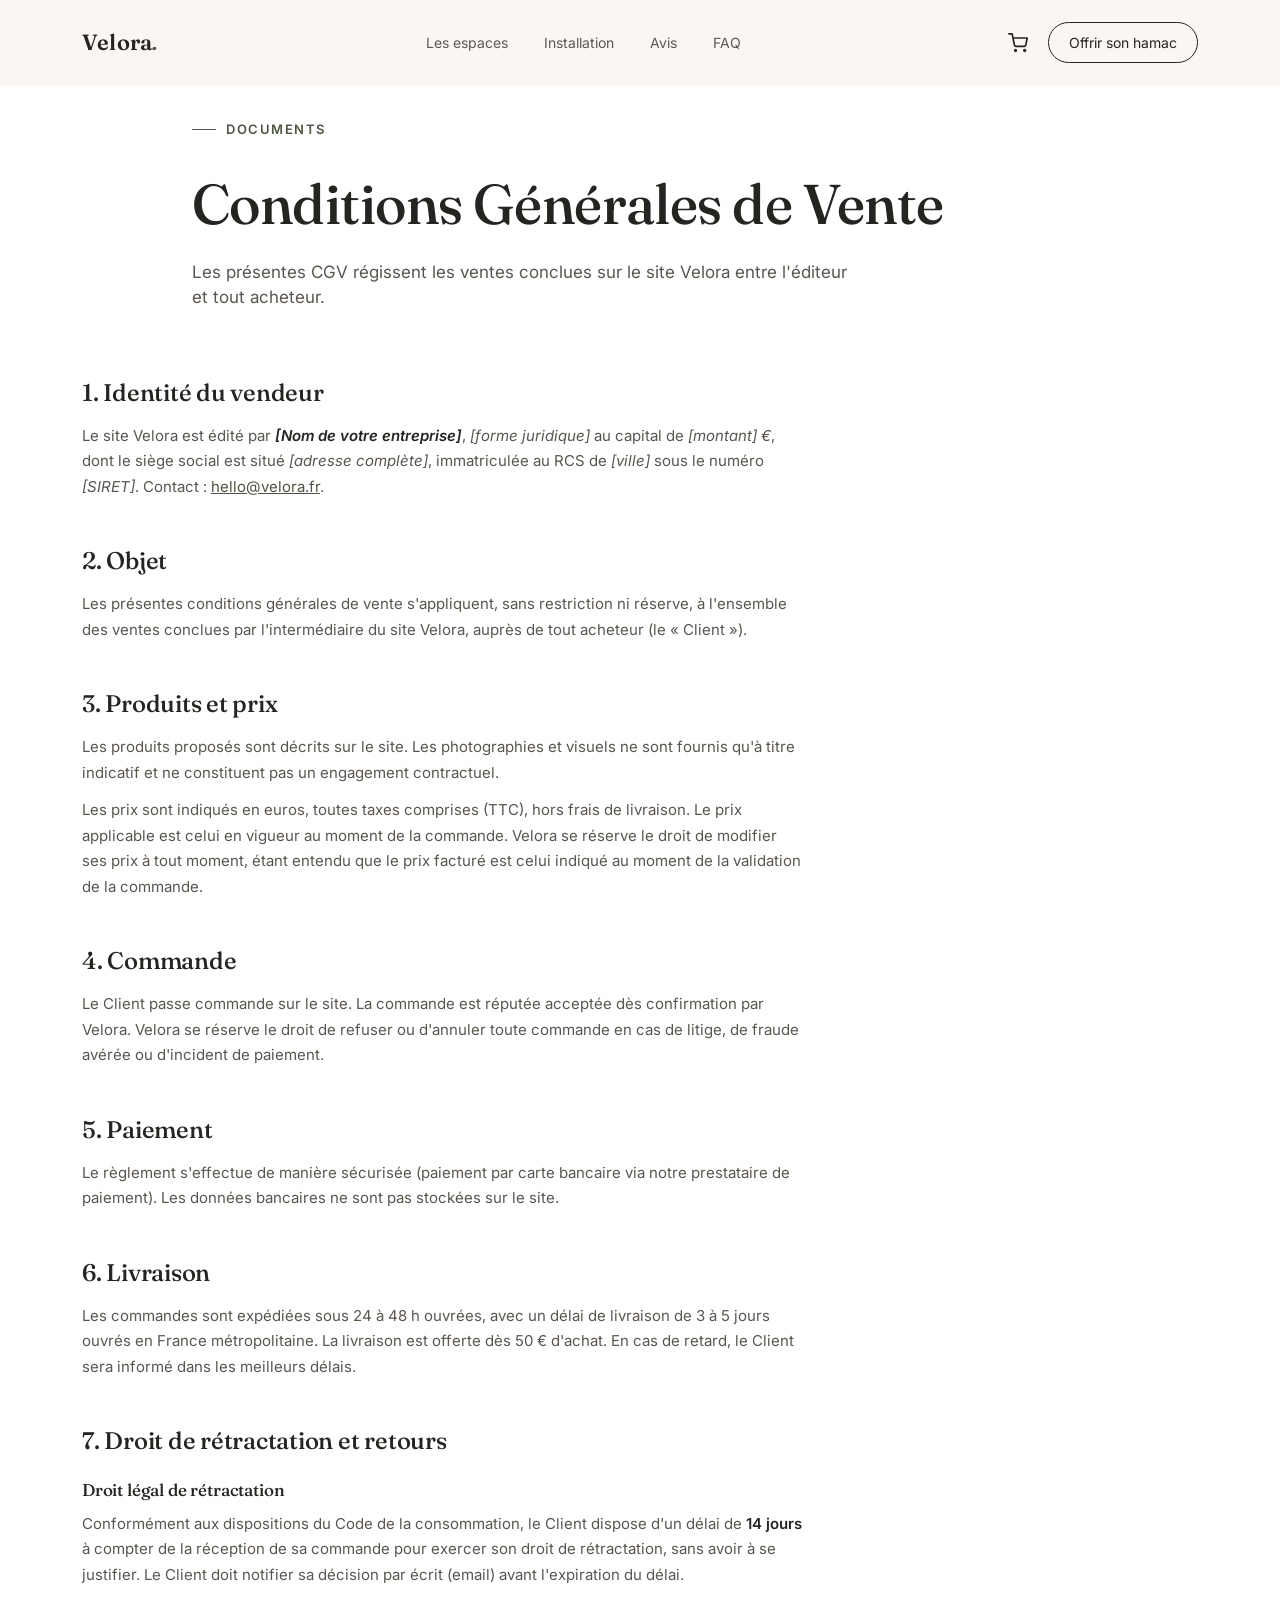
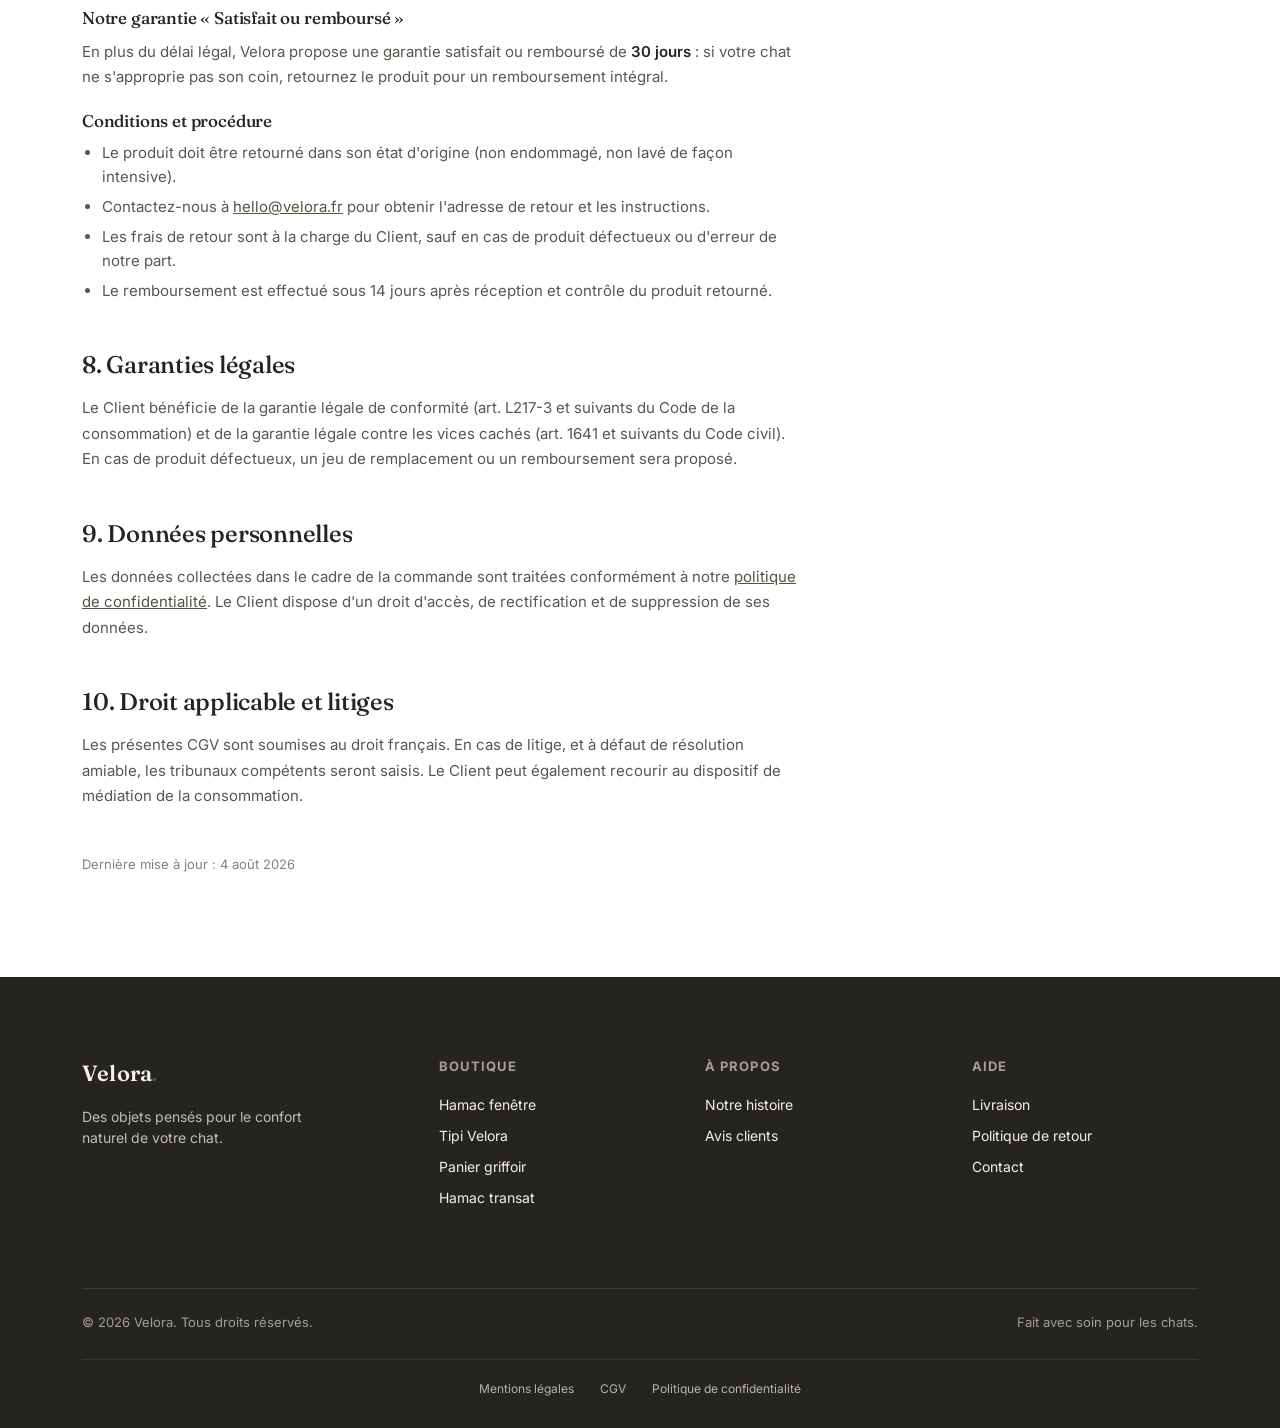
<file: cgv.html>
<!DOCTYPE html>
<html lang="fr">
<head>
<meta charset="UTF-8">
<meta name="viewport" content="width=device-width, initial-scale=1.0">
<script src="assets/js/head.js"></script>
<title>Conditions Générales de Vente — Velora</title>
<meta name="description" content="Conditions Générales de Vente de Velora : commandes, prix, livraison, droit de rétractation et garanties.">
<link rel="icon" type="image/svg+xml" href="assets/images/favicon.svg">
<link rel="preconnect" href="https://fonts.googleapis.com">
<link href="https://fonts.googleapis.com/css2?family=Fraunces:ital,opsz,wght@0,9..144,300;0,9..144,500;0,9..144,600;1,9..144,400;1,9..144,500&family=Inter:wght@400;500;600&display=swap" rel="stylesheet">
<link rel="stylesheet" href="assets/css/style.css">
</head>
<body>
<div id="cursorTrail"></div>

<nav id="nav">
  <div class="wrap">
    <a href="index.html" class="logo">Velora<span>.</span></a>
    <div class="nav-links nav-mobile-hide">
      <a href="index.html#espaces">Les espaces</a>
      <a href="index.html#comment">Installation</a>
      <a href="index.html#avis">Avis</a>
      <a href="index.html#faq">FAQ</a>
    </div>
    <div class="nav-actions">
      <a href="panier.html" class="nav-cart" aria-label="Panier">
        <svg width="20" height="20" viewBox="0 0 24 24" fill="none" stroke="currentColor" stroke-width="2" stroke-linecap="round" stroke-linejoin="round"><circle cx="9" cy="21" r="1"/><circle cx="20" cy="21" r="1"/><path d="M1 1h4l2.68 13.39a2 2 0 0 0 2 1.61h9.72a2 2 0 0 0 2-1.61L23 6H6"/></svg>
        <span id="cartBadge" class="cart-badge">0</span>
      </a>
      <a href="produit.html?id=hamac" class="nav-cta">Offrir son hamac</a>
    </div>
  </div>
  <div id="progressBar"></div>
</nav>

<section class="page-hero">
  <div class="wrap">
    <div class="eyebrow">Documents</div>
    <h1>Conditions Générales de Vente</h1>
    <p>Les présentes CGV régissent les ventes conclues sur le site Velora entre l'éditeur et tout acheteur.</p>
  </div>
</section>

<section class="legal-section">
  <div class="wrap">
    <div class="legal-prose">

      <div class="legal-block">
        <h2>1. Identité du vendeur</h2>
        <p>Le site Velora est édité par <strong><em>[Nom de votre entreprise]</em></strong>, <em>[forme juridique]</em> au capital de <em>[montant] €</em>, dont le siège social est situé <em>[adresse complète]</em>, immatriculée au RCS de <em>[ville]</em> sous le numéro <em>[SIRET]</em>. Contact : <a href="mailto:hello@velora.fr">hello@velora.fr</a>.</p>
      </div>

      <div class="legal-block">
        <h2>2. Objet</h2>
        <p>Les présentes conditions générales de vente s'appliquent, sans restriction ni réserve, à l'ensemble des ventes conclues par l'intermédiaire du site Velora, auprès de tout acheteur (le « Client »).</p>
      </div>

      <div class="legal-block">
        <h2>3. Produits et prix</h2>
        <p>Les produits proposés sont décrits sur le site. Les photographies et visuels ne sont fournis qu'à titre indicatif et ne constituent pas un engagement contractuel.</p>
        <p>Les prix sont indiqués en euros, toutes taxes comprises (TTC), hors frais de livraison. Le prix applicable est celui en vigueur au moment de la commande. Velora se réserve le droit de modifier ses prix à tout moment, étant entendu que le prix facturé est celui indiqué au moment de la validation de la commande.</p>
      </div>

      <div class="legal-block">
        <h2>4. Commande</h2>
        <p>Le Client passe commande sur le site. La commande est réputée acceptée dès confirmation par Velora. Velora se réserve le droit de refuser ou d'annuler toute commande en cas de litige, de fraude avérée ou d'incident de paiement.</p>
      </div>

      <div class="legal-block">
        <h2>5. Paiement</h2>
        <p>Le règlement s'effectue de manière sécurisée (paiement par carte bancaire via notre prestataire de paiement). Les données bancaires ne sont pas stockées sur le site.</p>
      </div>

      <div class="legal-block">
        <h2>6. Livraison</h2>
        <p>Les commandes sont expédiées sous 24 à 48 h ouvrées, avec un délai de livraison de 3 à 5 jours ouvrés en France métropolitaine. La livraison est offerte dès 50 € d'achat. En cas de retard, le Client sera informé dans les meilleurs délais.</p>
      </div>

      <div class="legal-block" id="retours">
        <h2>7. Droit de rétractation et retours</h2>
        <h3>Droit légal de rétractation</h3>
        <p>Conformément aux dispositions du Code de la consommation, le Client dispose d'un délai de <strong>14 jours</strong> à compter de la réception de sa commande pour exercer son droit de rétractation, sans avoir à se justifier. Le Client doit notifier sa décision par écrit (email) avant l'expiration du délai.</p>
        <h3>Notre garantie « Satisfait ou remboursé »</h3>
        <p>En plus du délai légal, Velora propose une garantie satisfait ou remboursé de <strong>30 jours</strong> : si votre chat ne s'approprie pas son coin, retournez le produit pour un remboursement intégral.</p>
        <h3>Conditions et procédure</h3>
        <ul>
          <li>Le produit doit être retourné dans son état d'origine (non endommagé, non lavé de façon intensive).</li>
          <li>Contactez-nous à <a href="mailto:hello@velora.fr">hello@velora.fr</a> pour obtenir l'adresse de retour et les instructions.</li>
          <li>Les frais de retour sont à la charge du Client, sauf en cas de produit défectueux ou d'erreur de notre part.</li>
          <li>Le remboursement est effectué sous 14 jours après réception et contrôle du produit retourné.</li>
        </ul>
      </div>

      <div class="legal-block">
        <h2>8. Garanties légales</h2>
        <p>Le Client bénéficie de la garantie légale de conformité (art. L217-3 et suivants du Code de la consommation) et de la garantie légale contre les vices cachés (art. 1641 et suivants du Code civil). En cas de produit défectueux, un jeu de remplacement ou un remboursement sera proposé.</p>
      </div>

      <div class="legal-block">
        <h2>9. Données personnelles</h2>
        <p>Les données collectées dans le cadre de la commande sont traitées conformément à notre <a href="confidentialite.html">politique de confidentialité</a>. Le Client dispose d'un droit d'accès, de rectification et de suppression de ses données.</p>
      </div>

      <div class="legal-block">
        <h2>10. Droit applicable et litiges</h2>
        <p>Les présentes CGV sont soumises au droit français. En cas de litige, et à défaut de résolution amiable, les tribunaux compétents seront saisis. Le Client peut également recourir au dispositif de médiation de la consommation.</p>
      </div>

      <p class="legal-date">Dernière mise à jour : 4 août 2026</p>

    </div>
  </div>
</section>

<footer>
  <div class="wrap">
    <div class="footer-top">
      <div class="footer-brand">
        <a href="index.html" class="logo">Velora<span>.</span></a>
        <p>Des objets pensés pour le confort naturel de votre chat.</p>
      </div>
      <div>
        <h4>Boutique</h4>
        <ul>
          <li><a href="produit.html?id=hamac">Hamac fenêtre</a></li>
          <li><a href="produit.html?id=panier">Tipi Velora</a></li>
          <li><a href="produit.html?id=griffoir">Panier griffoir</a></li>
          <li><a href="produit.html?id=transat">Hamac transat</a></li>
        </ul>
      </div>
      <div>
        <h4>À propos</h4>
        <ul>
          <li><a href="notre-histoire.html">Notre histoire</a></li>
          <li><a href="index.html#avis">Avis clients</a></li>
        </ul>
      </div>
      <div>
        <h4>Aide</h4>
        <ul>
          <li><a href="index.html#faq">Livraison</a></li>
          <li><a href="cgv.html#retours">Politique de retour</a></li>
          <li><a href="mailto:hello@velora.fr">Contact</a></li>
        </ul>
      </div>
    </div>
    <div class="footer-bottom">
      <div>© 2026 Velora. Tous droits réservés.</div>
      <div>Fait avec soin pour les chats.</div>
    </div>
    <div class="footer-legal">
      <a href="mentions-legales.html">Mentions légales</a>
      <a href="cgv.html">CGV</a>
      <a href="confidentialite.html">Politique de confidentialité</a>
    </div>
  </div>
</footer>

<script src="assets/js/produits.js"></script>
<script src="assets/js/panier.js"></script>

</body>
</html>
</file>
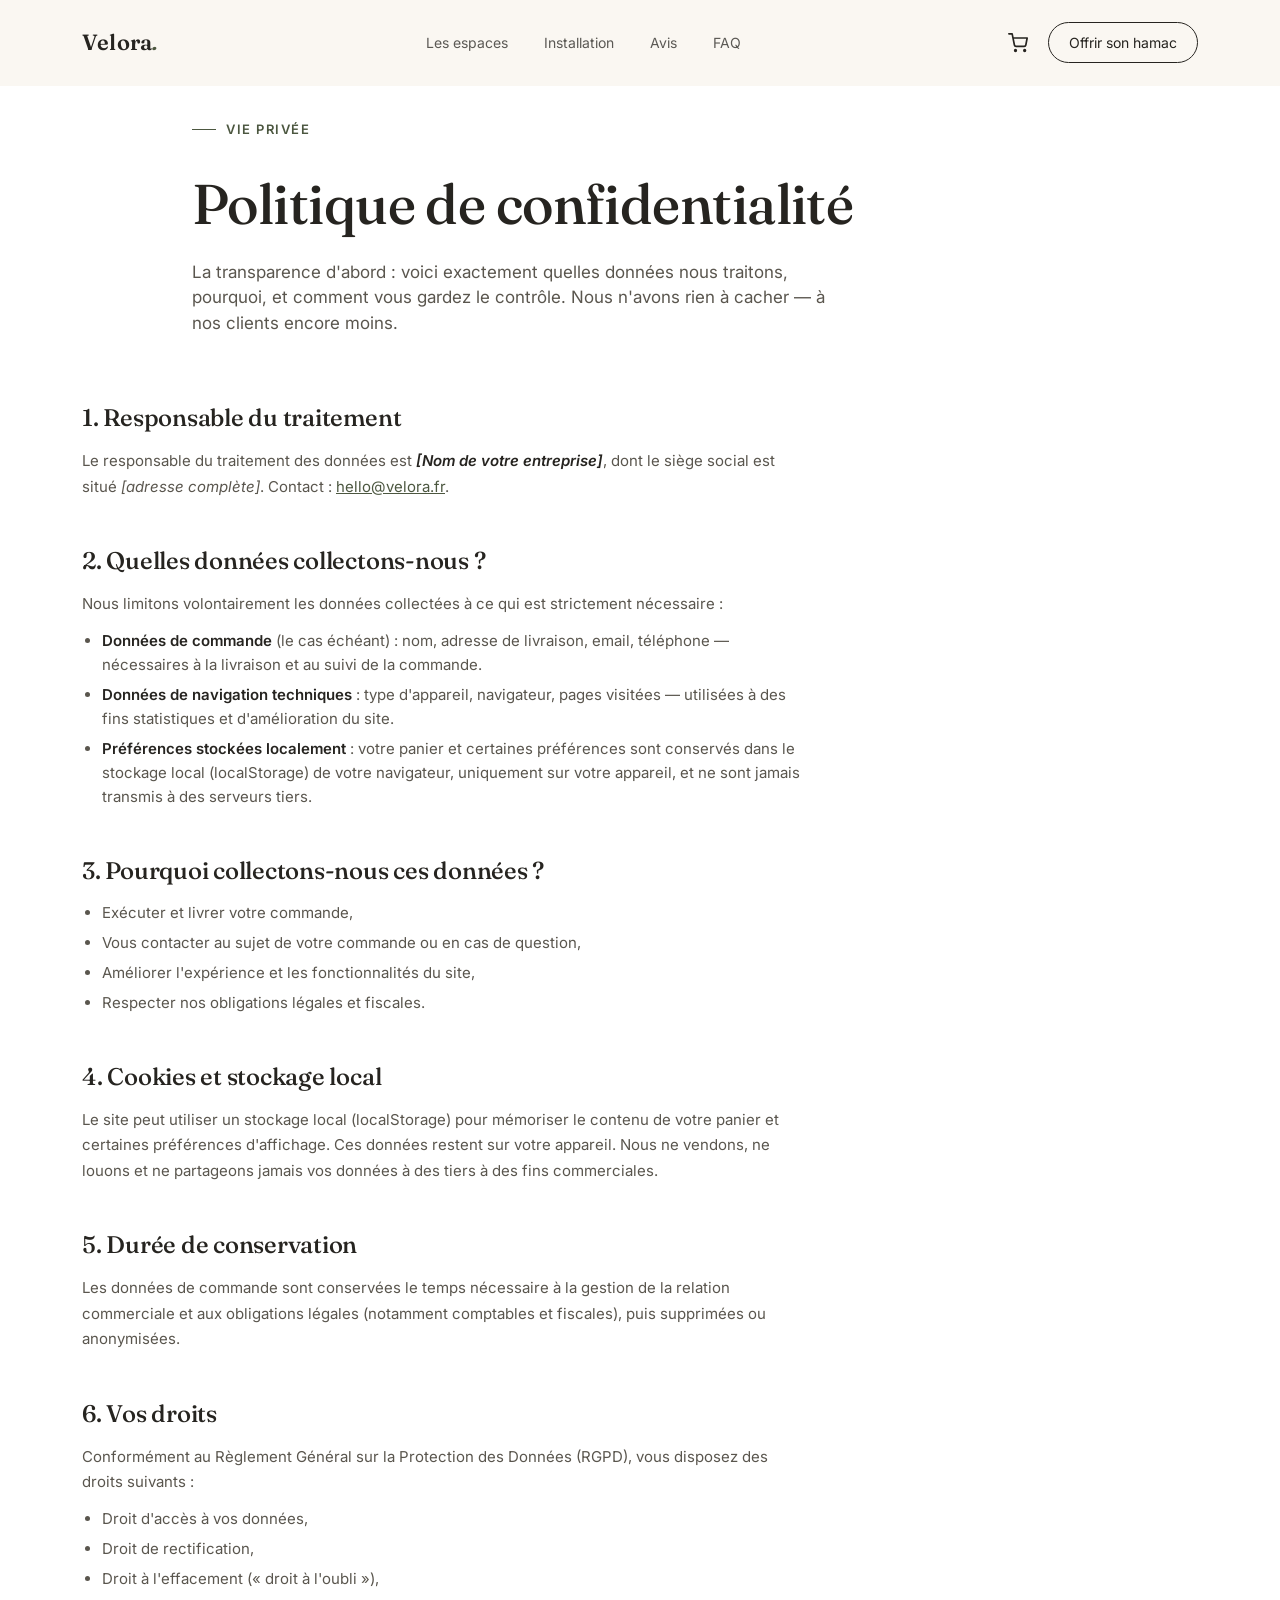
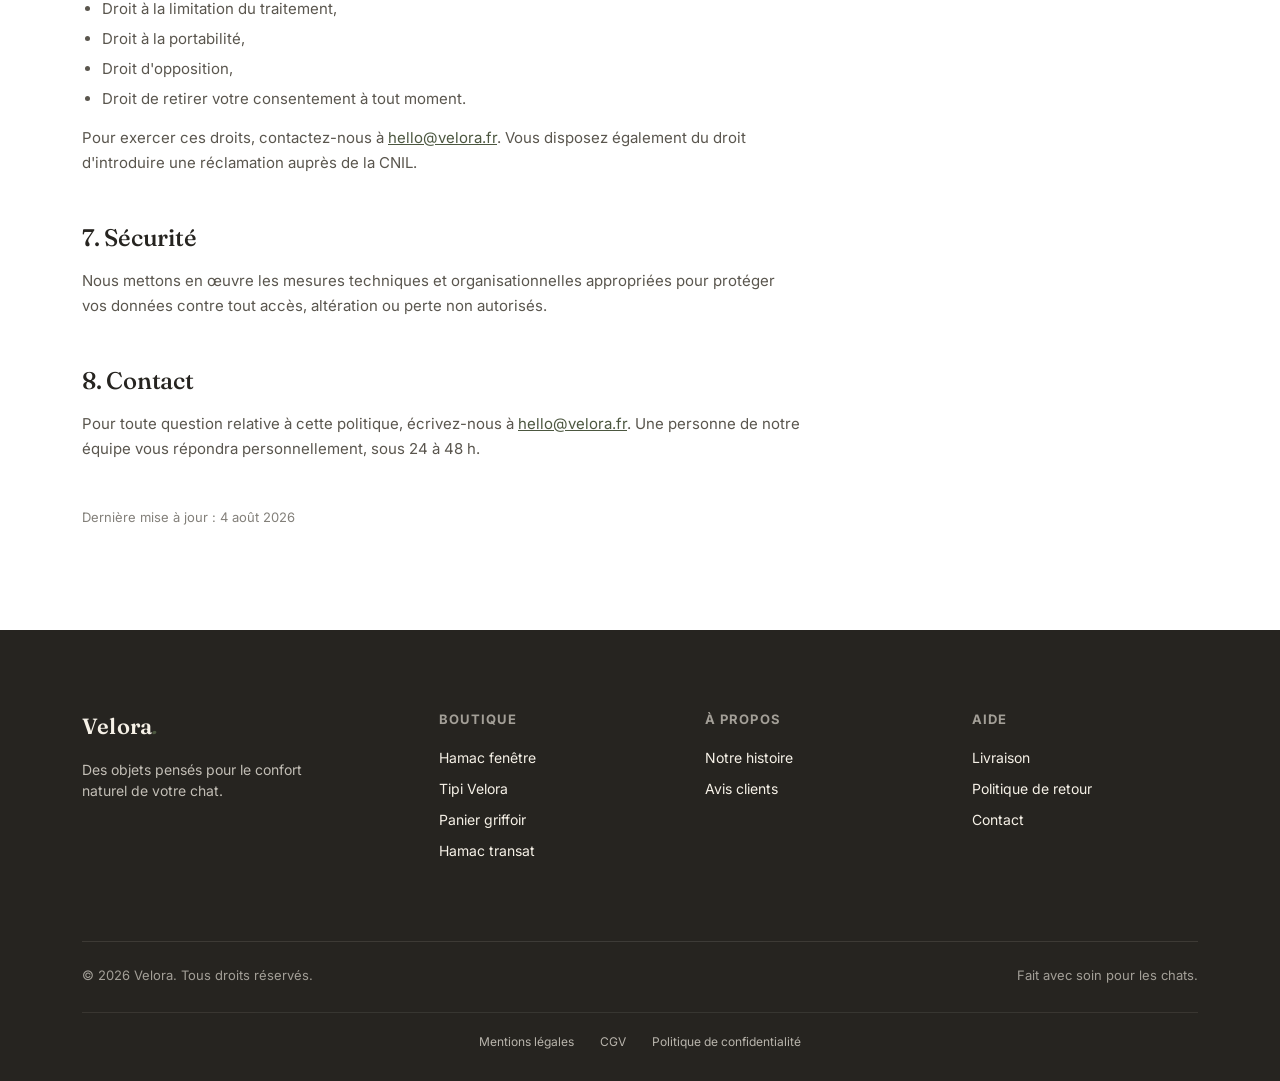
<file: confidentialite.html>
<!DOCTYPE html>
<html lang="fr">
<head>
<meta charset="UTF-8">
<meta name="viewport" content="width=device-width, initial-scale=1.0">
<script src="assets/js/head.js"></script>
<title>Politique de confidentialité — Velora</title>
<meta name="description" content="Politique de confidentialité de Velora : quelles données sont collectées, pourquoi, et comment exercer vos droits (RGPD).">
<link rel="icon" type="image/svg+xml" href="assets/images/favicon.svg">
<link rel="preconnect" href="https://fonts.googleapis.com">
<link href="https://fonts.googleapis.com/css2?family=Fraunces:ital,opsz,wght@0,9..144,300;0,9..144,500;0,9..144,600;1,9..144,400;1,9..144,500&family=Inter:wght@400;500;600&display=swap" rel="stylesheet">
<link rel="stylesheet" href="assets/css/style.css">
</head>
<body>
<div id="cursorTrail"></div>

<nav id="nav">
  <div class="wrap">
    <a href="index.html" class="logo">Velora<span>.</span></a>
    <div class="nav-links nav-mobile-hide">
      <a href="index.html#espaces">Les espaces</a>
      <a href="index.html#comment">Installation</a>
      <a href="index.html#avis">Avis</a>
      <a href="index.html#faq">FAQ</a>
    </div>
    <div class="nav-actions">
      <a href="panier.html" class="nav-cart" aria-label="Panier">
        <svg width="20" height="20" viewBox="0 0 24 24" fill="none" stroke="currentColor" stroke-width="2" stroke-linecap="round" stroke-linejoin="round"><circle cx="9" cy="21" r="1"/><circle cx="20" cy="21" r="1"/><path d="M1 1h4l2.68 13.39a2 2 0 0 0 2 1.61h9.72a2 2 0 0 0 2-1.61L23 6H6"/></svg>
        <span id="cartBadge" class="cart-badge">0</span>
      </a>
      <a href="produit.html?id=hamac" class="nav-cta">Offrir son hamac</a>
    </div>
  </div>
  <div id="progressBar"></div>
</nav>

<section class="page-hero">
  <div class="wrap">
    <div class="eyebrow">Vie privée</div>
    <h1>Politique de confidentialité</h1>
    <p>La transparence d'abord : voici exactement quelles données nous traitons, pourquoi, et comment vous gardez le contrôle. Nous n'avons rien à cacher — à nos clients encore moins.</p>
  </div>
</section>

<section class="legal-section">
  <div class="wrap">
    <div class="legal-prose">

      <div class="legal-block">
        <h2>1. Responsable du traitement</h2>
        <p>Le responsable du traitement des données est <strong><em>[Nom de votre entreprise]</em></strong>, dont le siège social est situé <em>[adresse complète]</em>. Contact : <a href="mailto:hello@velora.fr">hello@velora.fr</a>.</p>
      </div>

      <div class="legal-block">
        <h2>2. Quelles données collectons-nous ?</h2>
        <p>Nous limitons volontairement les données collectées à ce qui est strictement nécessaire :</p>
        <ul>
          <li><strong>Données de commande</strong> (le cas échéant) : nom, adresse de livraison, email, téléphone — nécessaires à la livraison et au suivi de la commande.</li>
          <li><strong>Données de navigation techniques</strong> : type d'appareil, navigateur, pages visitées — utilisées à des fins statistiques et d'amélioration du site.</li>
          <li><strong>Préférences stockées localement</strong> : votre panier et certaines préférences sont conservés dans le stockage local (localStorage) de votre navigateur, uniquement sur votre appareil, et ne sont jamais transmis à des serveurs tiers.</li>
        </ul>
      </div>

      <div class="legal-block">
        <h2>3. Pourquoi collectons-nous ces données ?</h2>
        <ul>
          <li>Exécuter et livrer votre commande,</li>
          <li>Vous contacter au sujet de votre commande ou en cas de question,</li>
          <li>Améliorer l'expérience et les fonctionnalités du site,</li>
          <li>Respecter nos obligations légales et fiscales.</li>
        </ul>
      </div>

      <div class="legal-block">
        <h2>4. Cookies et stockage local</h2>
        <p>Le site peut utiliser un stockage local (localStorage) pour mémoriser le contenu de votre panier et certaines préférences d'affichage. Ces données restent sur votre appareil. Nous ne vendons, ne louons et ne partageons jamais vos données à des tiers à des fins commerciales.</p>
      </div>

      <div class="legal-block">
        <h2>5. Durée de conservation</h2>
        <p>Les données de commande sont conservées le temps nécessaire à la gestion de la relation commerciale et aux obligations légales (notamment comptables et fiscales), puis supprimées ou anonymisées.</p>
      </div>

      <div class="legal-block">
        <h2>6. Vos droits</h2>
        <p>Conformément au Règlement Général sur la Protection des Données (RGPD), vous disposez des droits suivants :</p>
        <ul>
          <li>Droit d'accès à vos données,</li>
          <li>Droit de rectification,</li>
          <li>Droit à l'effacement (« droit à l'oubli »),</li>
          <li>Droit à la limitation du traitement,</li>
          <li>Droit à la portabilité,</li>
          <li>Droit d'opposition,</li>
          <li>Droit de retirer votre consentement à tout moment.</li>
        </ul>
        <p>Pour exercer ces droits, contactez-nous à <a href="mailto:hello@velora.fr">hello@velora.fr</a>. Vous disposez également du droit d'introduire une réclamation auprès de la CNIL.</p>
      </div>

      <div class="legal-block">
        <h2>7. Sécurité</h2>
        <p>Nous mettons en œuvre les mesures techniques et organisationnelles appropriées pour protéger vos données contre tout accès, altération ou perte non autorisés.</p>
      </div>

      <div class="legal-block">
        <h2>8. Contact</h2>
        <p>Pour toute question relative à cette politique, écrivez-nous à <a href="mailto:hello@velora.fr">hello@velora.fr</a>. Une personne de notre équipe vous répondra personnellement, sous 24 à 48 h.</p>
      </div>

      <p class="legal-date">Dernière mise à jour : 4 août 2026</p>

    </div>
  </div>
</section>

<footer>
  <div class="wrap">
    <div class="footer-top">
      <div class="footer-brand">
        <a href="index.html" class="logo">Velora<span>.</span></a>
        <p>Des objets pensés pour le confort naturel de votre chat.</p>
      </div>
      <div>
        <h4>Boutique</h4>
        <ul>
          <li><a href="produit.html?id=hamac">Hamac fenêtre</a></li>
          <li><a href="produit.html?id=panier">Tipi Velora</a></li>
          <li><a href="produit.html?id=griffoir">Panier griffoir</a></li>
          <li><a href="produit.html?id=transat">Hamac transat</a></li>
        </ul>
      </div>
      <div>
        <h4>À propos</h4>
        <ul>
          <li><a href="notre-histoire.html">Notre histoire</a></li>
          <li><a href="index.html#avis">Avis clients</a></li>
        </ul>
      </div>
      <div>
        <h4>Aide</h4>
        <ul>
          <li><a href="index.html#faq">Livraison</a></li>
          <li><a href="cgv.html#retours">Politique de retour</a></li>
          <li><a href="mailto:hello@velora.fr">Contact</a></li>
        </ul>
      </div>
    </div>
    <div class="footer-bottom">
      <div>© 2026 Velora. Tous droits réservés.</div>
      <div>Fait avec soin pour les chats.</div>
    </div>
    <div class="footer-legal">
      <a href="mentions-legales.html">Mentions légales</a>
      <a href="cgv.html">CGV</a>
      <a href="confidentialite.html">Politique de confidentialité</a>
    </div>
  </div>
</footer>

<script src="assets/js/produits.js"></script>
<script src="assets/js/panier.js"></script>

</body>
</html>
</file>
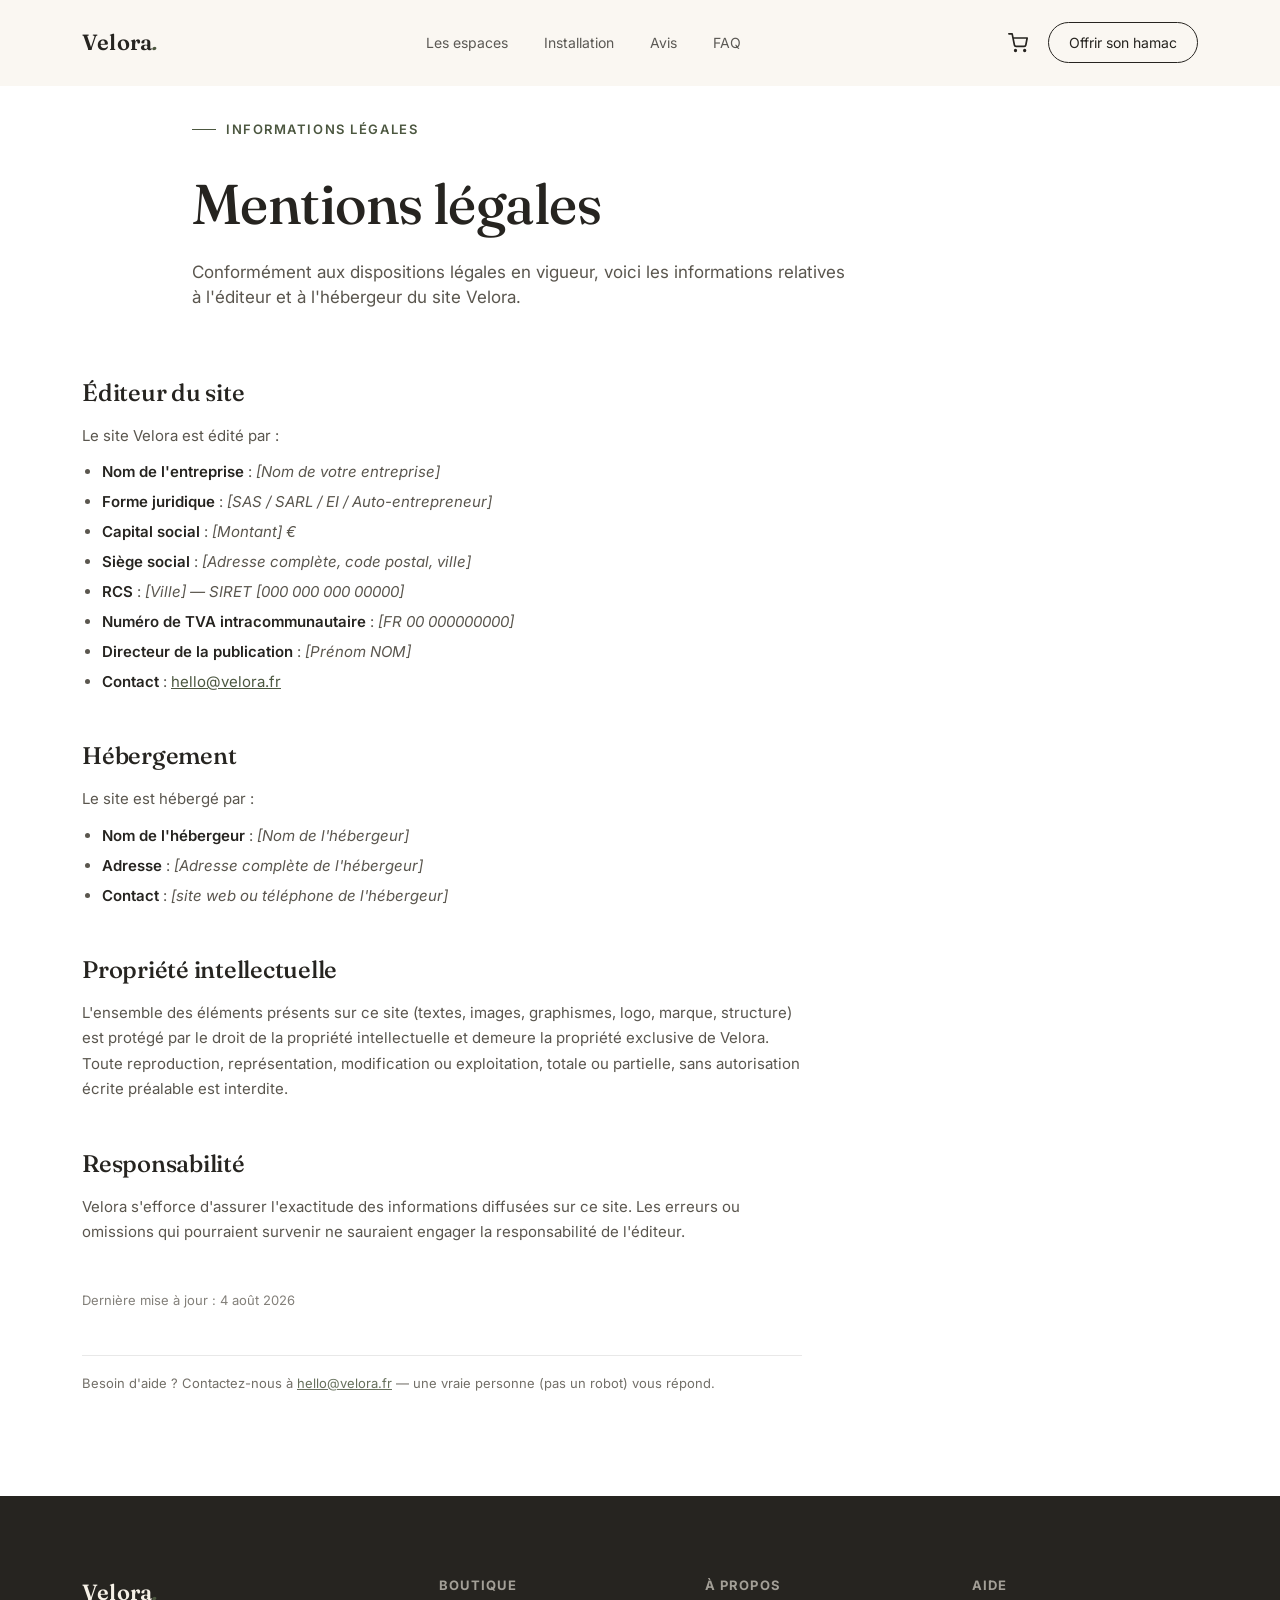
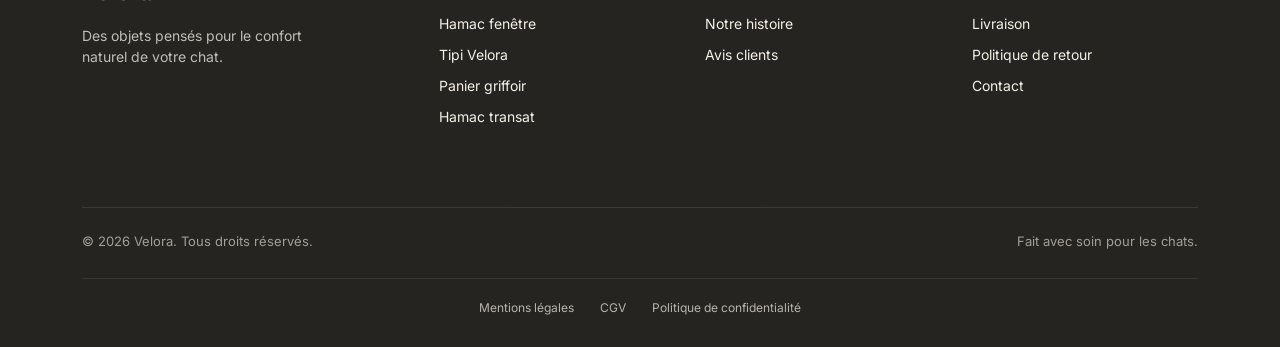
<file: mentions-legales.html>
<!DOCTYPE html>
<html lang="fr">
<head>
<meta charset="UTF-8">
<meta name="viewport" content="width=device-width, initial-scale=1.0">
<script src="assets/js/head.js"></script>
<title>Mentions légales — Velora</title>
<meta name="description" content="Mentions légales du site Velora : identité de l'éditeur, hébergement et coordonnées.">
<link rel="icon" type="image/svg+xml" href="assets/images/favicon.svg">
<link rel="preconnect" href="https://fonts.googleapis.com">
<link href="https://fonts.googleapis.com/css2?family=Fraunces:ital,opsz,wght@0,9..144,300;0,9..144,500;0,9..144,600;1,9..144,400;1,9..144,500&family=Inter:wght@400;500;600&display=swap" rel="stylesheet">
<link rel="stylesheet" href="assets/css/style.css">
</head>
<body>
<div id="cursorTrail"></div>

<nav id="nav">
  <div class="wrap">
    <a href="index.html" class="logo">Velora<span>.</span></a>
    <div class="nav-links nav-mobile-hide">
      <a href="index.html#espaces">Les espaces</a>
      <a href="index.html#comment">Installation</a>
      <a href="index.html#avis">Avis</a>
      <a href="index.html#faq">FAQ</a>
    </div>
    <div class="nav-actions">
      <a href="panier.html" class="nav-cart" aria-label="Panier">
        <svg width="20" height="20" viewBox="0 0 24 24" fill="none" stroke="currentColor" stroke-width="2" stroke-linecap="round" stroke-linejoin="round"><circle cx="9" cy="21" r="1"/><circle cx="20" cy="21" r="1"/><path d="M1 1h4l2.68 13.39a2 2 0 0 0 2 1.61h9.72a2 2 0 0 0 2-1.61L23 6H6"/></svg>
        <span id="cartBadge" class="cart-badge">0</span>
      </a>
      <a href="produit.html?id=hamac" class="nav-cta">Offrir son hamac</a>
    </div>
  </div>
  <div id="progressBar"></div>
</nav>

<section class="page-hero">
  <div class="wrap">
    <div class="eyebrow">Informations légales</div>
    <h1>Mentions légales</h1>
    <p>Conformément aux dispositions légales en vigueur, voici les informations relatives à l'éditeur et à l'hébergeur du site Velora.</p>
  </div>
</section>

<section class="legal-section">
  <div class="wrap">
    <div class="legal-prose">

      <div class="legal-block">
        <h2>Éditeur du site</h2>
        <p>Le site Velora est édité par :</p>
        <ul>
          <li><strong>Nom de l'entreprise</strong> : <em>[Nom de votre entreprise]</em></li>
          <li><strong>Forme juridique</strong> : <em>[SAS / SARL / EI / Auto-entrepreneur]</em></li>
          <li><strong>Capital social</strong> : <em>[Montant] €</em></li>
          <li><strong>Siège social</strong> : <em>[Adresse complète, code postal, ville]</em></li>
          <li><strong>RCS</strong> : <em>[Ville] — SIRET [000 000 000 00000]</em></li>
          <li><strong>Numéro de TVA intracommunautaire</strong> : <em>[FR 00 000000000]</em></li>
          <li><strong>Directeur de la publication</strong> : <em>[Prénom NOM]</em></li>
          <li><strong>Contact</strong> : <a href="mailto:hello@velora.fr">hello@velora.fr</a></li>
        </ul>
      </div>

      <div class="legal-block">
        <h2>Hébergement</h2>
        <p>Le site est hébergé par :</p>
        <ul>
          <li><strong>Nom de l'hébergeur</strong> : <em>[Nom de l'hébergeur]</em></li>
          <li><strong>Adresse</strong> : <em>[Adresse complète de l'hébergeur]</em></li>
          <li><strong>Contact</strong> : <em>[site web ou téléphone de l'hébergeur]</em></li>
        </ul>
      </div>

      <div class="legal-block">
        <h2>Propriété intellectuelle</h2>
        <p>L'ensemble des éléments présents sur ce site (textes, images, graphismes, logo, marque, structure) est protégé par le droit de la propriété intellectuelle et demeure la propriété exclusive de Velora. Toute reproduction, représentation, modification ou exploitation, totale ou partielle, sans autorisation écrite préalable est interdite.</p>
      </div>

      <div class="legal-block">
        <h2>Responsabilité</h2>
        <p>Velora s'efforce d'assurer l'exactitude des informations diffusées sur ce site. Les erreurs ou omissions qui pourraient survenir ne sauraient engager la responsabilité de l'éditeur.</p>
      </div>

      <p class="legal-date">Dernière mise à jour : 4 août 2026</p>

      <p class="legal-note">Besoin d'aide ? Contactez-nous à <a href="mailto:hello@velora.fr">hello@velora.fr</a> — une vraie personne (pas un robot) vous répond.</p>

    </div>
  </div>
</section>

<footer>
  <div class="wrap">
    <div class="footer-top">
      <div class="footer-brand">
        <a href="index.html" class="logo">Velora<span>.</span></a>
        <p>Des objets pensés pour le confort naturel de votre chat.</p>
      </div>
      <div>
        <h4>Boutique</h4>
        <ul>
          <li><a href="produit.html?id=hamac">Hamac fenêtre</a></li>
          <li><a href="produit.html?id=panier">Tipi Velora</a></li>
          <li><a href="produit.html?id=griffoir">Panier griffoir</a></li>
          <li><a href="produit.html?id=transat">Hamac transat</a></li>
        </ul>
      </div>
      <div>
        <h4>À propos</h4>
        <ul>
          <li><a href="notre-histoire.html">Notre histoire</a></li>
          <li><a href="index.html#avis">Avis clients</a></li>
        </ul>
      </div>
      <div>
        <h4>Aide</h4>
        <ul>
          <li><a href="index.html#faq">Livraison</a></li>
          <li><a href="cgv.html#retours">Politique de retour</a></li>
          <li><a href="mailto:hello@velora.fr">Contact</a></li>
        </ul>
      </div>
    </div>
    <div class="footer-bottom">
      <div>© 2026 Velora. Tous droits réservés.</div>
      <div>Fait avec soin pour les chats.</div>
    </div>
    <div class="footer-legal">
      <a href="mentions-legales.html">Mentions légales</a>
      <a href="cgv.html">CGV</a>
      <a href="confidentialite.html">Politique de confidentialité</a>
    </div>
  </div>
</footer>

<script src="assets/js/produits.js"></script>
<script src="assets/js/panier.js"></script>

</body>
</html>
</file>
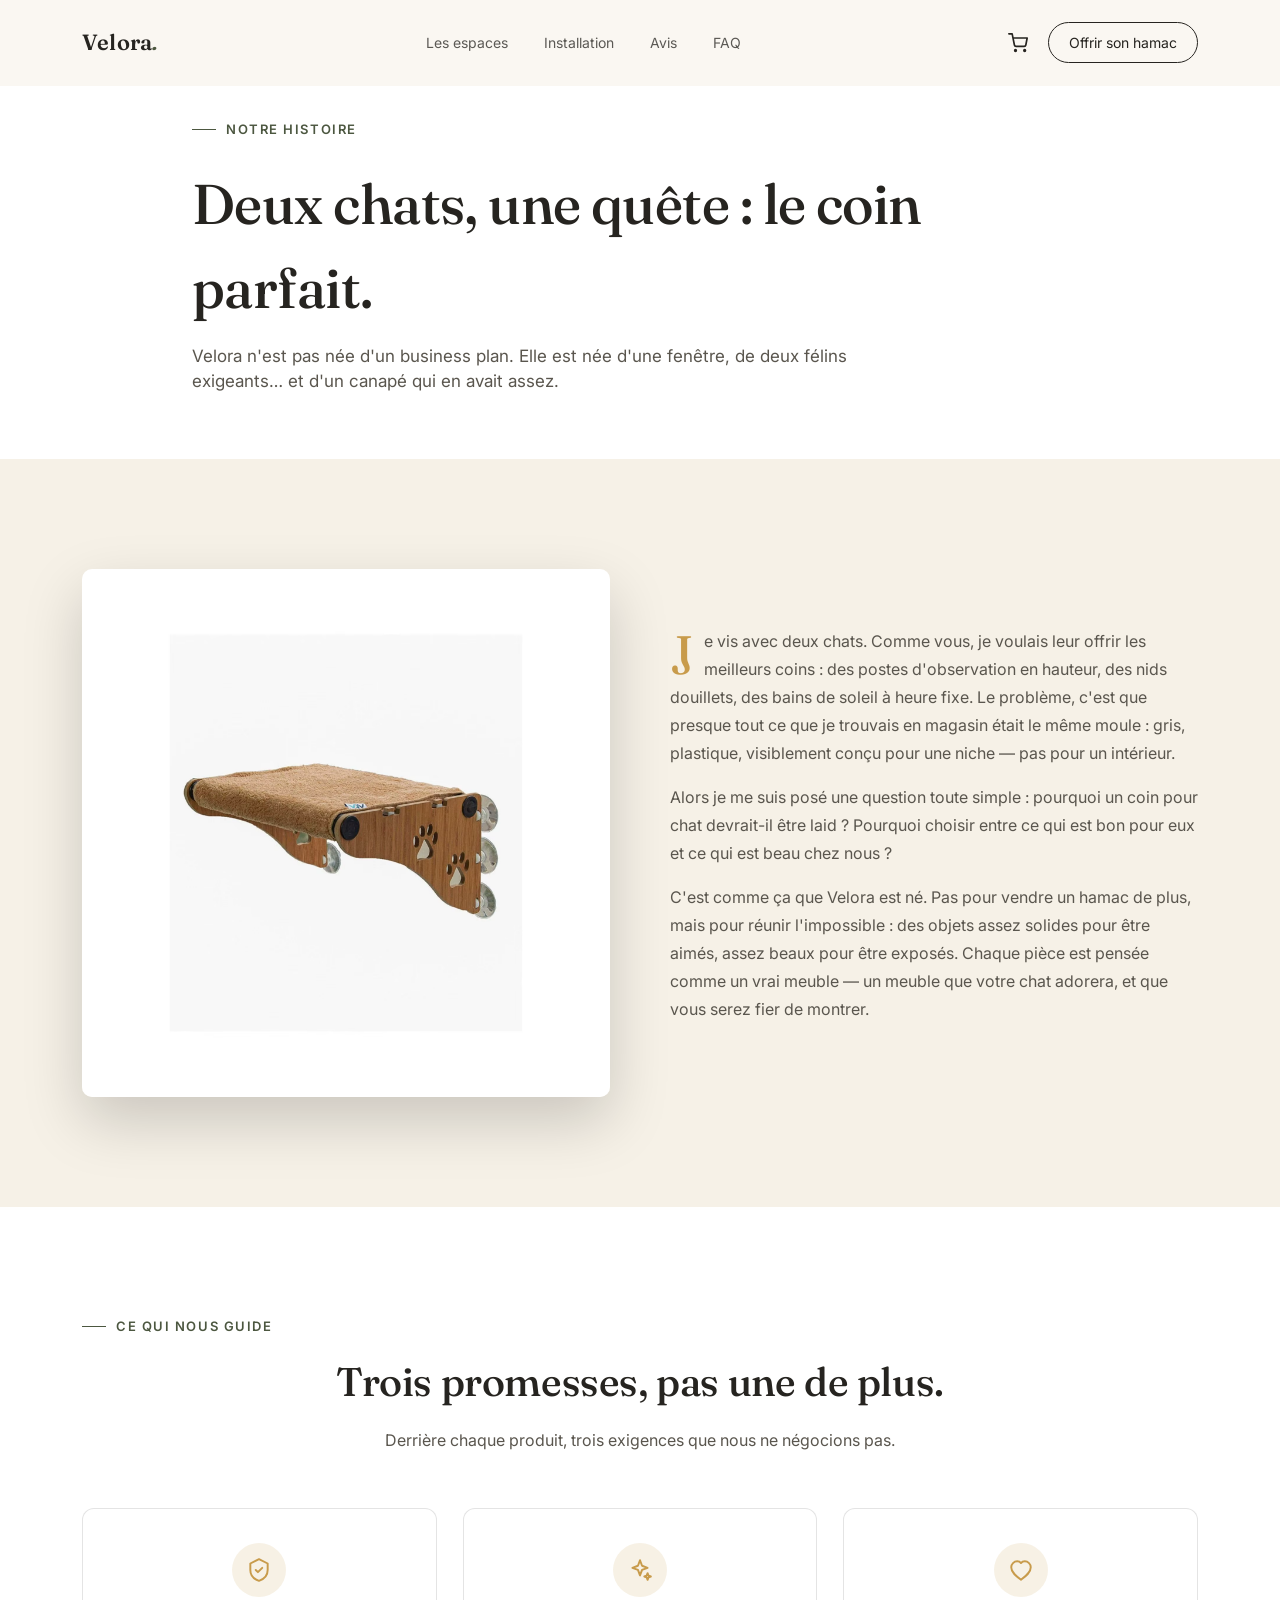
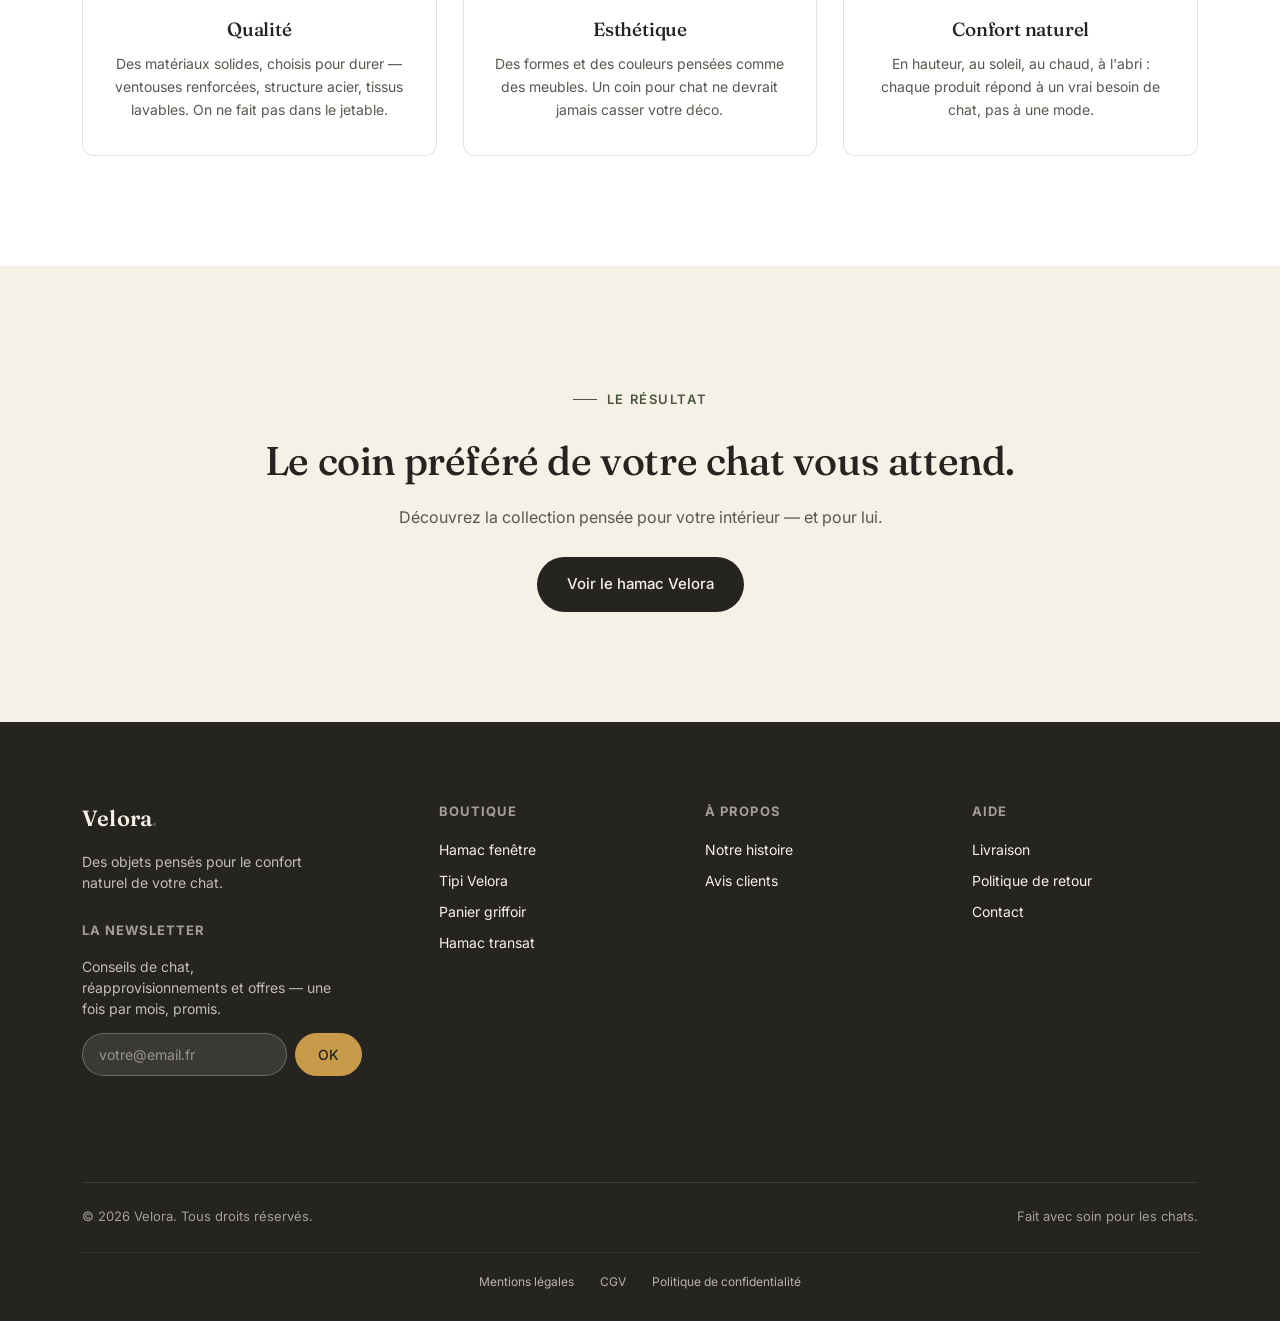
<file: notre-histoire.html>
﻿<!DOCTYPE html>
<html lang="fr">
<head>
<meta charset="UTF-8">
<meta name="viewport" content="width=device-width, initial-scale=1.0">
<script src="assets/js/head.js"></script>
<title>Notre histoire — Velora, le coin préféré de votre chat</title>
<meta name="description" content="Velora est née d'une quête simple : offrir à nos chats des coins de bonne qualité, confortables… et beaux dans l'intérieur. Découvrez notre histoire.">
<link rel="icon" type="image/svg+xml" href="assets/images/favicon.svg">
<link rel="preconnect" href="https://fonts.googleapis.com">
<link href="https://fonts.googleapis.com/css2?family=Fraunces:ital,opsz,wght@0,9..144,300;0,9..144,500;0,9..144,600;1,9..144,400;1,9..144,500&family=Inter:wght@400;500;600&display=swap" rel="stylesheet">
<link rel="stylesheet" href="assets/css/style.css">
</head>
<body>
<div id="cursorTrail"></div>

<nav id="nav">
  <div class="wrap">
    <a href="index.html" class="logo">Velora<span>.</span></a>
    <div class="nav-links nav-mobile-hide">
      <a href="index.html#espaces">Les espaces</a>
      <a href="index.html#comment">Installation</a>
      <a href="index.html#avis">Avis</a>
      <a href="index.html#faq">FAQ</a>
    </div>
    <div class="nav-actions">
      <a href="panier.html" class="nav-cart" aria-label="Panier">
        <svg width="20" height="20" viewBox="0 0 24 24" fill="none" stroke="currentColor" stroke-width="2" stroke-linecap="round" stroke-linejoin="round"><circle cx="9" cy="21" r="1"/><circle cx="20" cy="21" r="1"/><path d="M1 1h4l2.68 13.39a2 2 0 0 0 2 1.61h9.72a2 2 0 0 0 2-1.61L23 6H6"/></svg>
        <span id="cartBadge" class="cart-badge">0</span>
      </a>
      <a href="produit.html?id=hamac" class="nav-cta">Offrir son hamac</a>
    </div>
  </div>
  <div id="progressBar"></div>
</nav>

<section class="page-hero">
  <div class="wrap">
    <div class="eyebrow">Notre histoire</div>
    <h1>Deux chats, une quête : le coin parfait.</h1>
    <p>Velora n'est pas née d'un business plan. Elle est née d'une fenêtre, de deux félins exigeants… et d'un canapé qui en avait assez.</p>
  </div>
</section>

<section class="section-pad">
  <div class="wrap">
    <div class="story-grid">
      <div class="story-media">
        <img src="assets/images/hamac-fenetre1.avif" alt="Chat installé sur le hamac fenêtre Velora" loading="lazy">
      </div>
      <div class="story-copy">
        <p>Je vis avec deux chats. Comme vous, je voulais leur offrir les meilleurs coins : des postes d'observation en hauteur, des nids douillets, des bains de soleil à heure fixe. Le problème, c'est que presque tout ce que je trouvais en magasin était le même moule : gris, plastique, visiblement conçu pour une niche — pas pour un intérieur.</p>
        <p>Alors je me suis posé une question toute simple : pourquoi un coin pour chat devrait-il être laid ? Pourquoi choisir entre ce qui est bon pour eux et ce qui est beau chez nous ?</p>
        <p>C'est comme ça que Velora est né. Pas pour vendre un hamac de plus, mais pour réunir l'impossible : des objets assez solides pour être aimés, assez beaux pour être exposés. Chaque pièce est pensée comme un vrai meuble — un meuble que votre chat adorera, et que vous serez fier de montrer.</p>
      </div>
    </div>
  </div>
</section>

<section class="section-pad board-section">
  <div class="wrap">
    <div class="section-head" style="max-width:100%;text-align:center;">
      <div class="eyebrow">Ce qui nous guide</div>
      <h2>Trois promesses, pas une de plus.</h2>
      <p>Derrière chaque produit, trois exigences que nous ne négocions pas.</p>
    </div>
    <div class="values-grid">
      <div class="value-card">
        <div class="value-icon"><svg width="26" height="26" viewBox="0 0 24 24" fill="none" stroke="currentColor" stroke-width="1.8" stroke-linecap="round" stroke-linejoin="round" aria-hidden="true"><path d="M12 2 20 6v6c0 5-3.5 8.5-8 10-4.5-1.5-8-5-8-10V6z"/><path d="M9 12l2 2 4-4"/></svg></div>
        <h3>Qualité</h3>
        <p>Des matériaux solides, choisis pour durer — ventouses renforcées, structure acier, tissus lavables. On ne fait pas dans le jetable.</p>
      </div>
      <div class="value-card">
        <div class="value-icon"><svg width="26" height="26" viewBox="0 0 24 24" fill="none" stroke="currentColor" stroke-width="1.8" stroke-linecap="round" stroke-linejoin="round" aria-hidden="true"><path d="M12 3l1.9 5.1L19 10l-5.1 1.9L12 17l-1.9-5.1L5 10l5.1-1.9z"/><path d="M19 15l.9 2.1L22 18l-2.1.9L19 21l-.9-2.1L16 18l2.1-.9z"/></svg></div>
        <h3>Esthétique</h3>
        <p>Des formes et des couleurs pensées comme des meubles. Un coin pour chat ne devrait jamais casser votre déco.</p>
      </div>
      <div class="value-card">
        <div class="value-icon"><svg width="26" height="26" viewBox="0 0 24 24" fill="none" stroke="currentColor" stroke-width="1.8" stroke-linecap="round" stroke-linejoin="round" aria-hidden="true"><path d="M12 21C8 18 3 14.5 3 9.5 3 6.5 5.5 4 8.5 4c1.4 0 2.7.6 3.5 1.6C12.8 4.6 14.1 4 15.5 4 18.5 4 21 6.5 21 9.5c0 5-5 8.5-9 11.5z"/></svg></div>
        <h3>Confort naturel</h3>
        <p>En hauteur, au soleil, au chaud, à l'abri : chaque produit répond à un vrai besoin de chat, pas à une mode.</p>
      </div>
    </div>
  </div>
</section>

<section class="section-pad">
  <div class="wrap">
    <div class="story-cta">
      <div class="eyebrow" style="justify-content:center;">Le résultat</div>
      <h2 style="font-size:clamp(28px,3.4vw,40px);">Le coin préféré de votre chat vous attend.</h2>
      <p style="color:var(--ink-soft);margin:14px 0 28px;">Découvrez la collection pensée pour votre intérieur — et pour lui.</p>
      <a href="produit.html?id=hamac" class="btn-primary">Voir le hamac Velora</a>
    </div>
  </div>
</section>

<footer>
  <div class="wrap">
    <div class="footer-top">
      <div class="footer-brand">
        <a href="index.html" class="logo">Velora<span>.</span></a>
        <p>Des objets pensés pour le confort naturel de votre chat.</p>
        <div class="newsletter">
          <h4>La newsletter</h4>
          <p class="newsletter-sub">Conseils de chat, réapprovisionnements et offres — une fois par mois, promis.</p>
          <form class="newsletter-form" id="newsletterForm" novalidate>
            <input type="email" name="email" placeholder="votre@email.fr" aria-label="Votre adresse email" required>
            <button type="submit" class="btn-primary btn-sm">OK</button>
          </form>
          <p class="newsletter-msg" id="newsletterMsg"></p>
        </div>
      </div>
      <div>
        <h4>Boutique</h4>
        <ul>
          <li><a href="produit.html?id=hamac">Hamac fenêtre</a></li>
          <li><a href="produit.html?id=panier">Tipi Velora</a></li>
          <li><a href="produit.html?id=griffoir">Panier griffoir</a></li>
          <li><a href="produit.html?id=transat">Hamac transat</a></li>
        </ul>
      </div>
      <div>
        <h4>À propos</h4>
        <ul>
          <li><a href="notre-histoire.html">Notre histoire</a></li>
          <li><a href="index.html#avis">Avis clients</a></li>
        </ul>
      </div>
      <div>
        <h4>Aide</h4>
        <ul>
          <li><a href="index.html#faq">Livraison</a></li>
          <li><a href="cgv.html#retours">Politique de retour</a></li>
          <li><a href="mailto:hello@velora.fr">Contact</a></li>
        </ul>
      </div>
    </div>
    <div class="footer-bottom">
      <div>© 2026 Velora. Tous droits réservés.</div>
      <div>Fait avec soin pour les chats.</div>
    </div>
    <div class="footer-legal">
      <a href="mentions-legales.html">Mentions légales</a>
      <a href="cgv.html">CGV</a>
      <a href="confidentialite.html">Politique de confidentialité</a>
    </div>
  </div>
</footer>

<script src="assets/js/produits.js"></script>
<script src="assets/js/panier.js"></script>

</body>
</html>
</file>
<file: assets/css/style.css>
:root{
    --cream:#F6F1E7;
    --paper:#FFFFFF;
    --ink:#262420;
    --ink-soft:#5A564E;
    --sage:#6E7C5B;
    --sage-dark:#4C5740;
    --honey:#C89B4B;
    --rust:#A65A38;
    --line: rgba(38,36,32,0.12);
    --radius: 4px;
    --r-sm:6px;
    --r-md:10px;
    --r-lg:16px;
    --r-xl:22px;
    --r-pill:999px;
  }
  *{box-sizing:border-box; margin:0; padding:0;}
  body{
    cursor: url("data:image/svg+xml;utf8,<svg xmlns='http://www.w3.org/2000/svg' width='30' height='30' viewBox='0 0 30 30'><g fill='%23FFFFFF' stroke='%23262420' stroke-width='1.5'><ellipse cx='15' cy='19' rx='8' ry='6.5'/><ellipse cx='6' cy='9' rx='2.6' ry='3.4' transform='rotate(-18 6 9)'/><ellipse cx='12.5' cy='4.5' rx='2.6' ry='3.6' transform='rotate(-6 12.5 4.5)'/><ellipse cx='18.5' cy='4.5' rx='2.6' ry='3.6' transform='rotate(6 18.5 4.5)'/><ellipse cx='24' cy='9' rx='2.6' ry='3.4' transform='rotate(18 24 9)'/></g></svg>") 15 15, auto;
  }
  body{
    background:var(--cream);
    color:var(--ink);
    font-family:'Inter', sans-serif;
    line-height:1.5;
    overflow-x:hidden;
  }
  h1,h2,h3,.serif{ font-family:'Fraunces', serif; font-weight:500; letter-spacing:-0.01em; }
  .split-word{ display:inline-block; transition:opacity .5s ease, transform .5s ease; }
  .split-word.is-visible{ opacity:1; transform:translateY(0); }
  html.js .split-word:not(.is-visible){ opacity:0; transform:translateY(24px); }
  a{color:inherit; text-decoration:none;}
  img{max-width:100%; display:block;}
  a, button, .thumb, .qty-btn, .qty-btn-sm, .faq-q, .cart-drawer-close, .panier-item-remove, .btn-clear, .espace-img{ cursor:pointer; }
  :focus-visible{ outline:2px solid var(--honey); outline-offset:3px; border-radius:4px; }
  #cursorTrail{ position:fixed; width:12px; height:12px; border-radius:50%; background:var(--honey); pointer-events:none; z-index:999; opacity:0; transition:opacity .4s ease; mix-blend-mode:difference; will-change:transform; }
  .btn-primary, .btn-light, .nav-cta{ will-change:transform; }
  .wrap{ max-width:1180px; margin:0 auto; padding:0 32px; }
  section{ position:relative; }

  /* reveal */
  html.js .reveal:not(.is-visible){ opacity:0; transform:translateY(24px); }
  .reveal{ transition:opacity .8s ease, transform .8s ease; }
  .reveal.is-visible{ opacity:1; transform:translateY(0); }
  .reveal-clip{ clip-path:inset(0 0 0 100%); transition:clip-path 1.2s cubic-bezier(0.22,1,0.36,1); }
  .reveal-clip.is-visible{ clip-path:inset(0 0 0 0); }
  @media (prefers-reduced-motion:reduce){ html.js .reveal:not(.is-visible){opacity:1; transform:none; transition:none;} .reveal-clip{clip-path:none;} }

  /* hide native video controls on mobile */
  video::-webkit-media-controls{ display:none !important; }
  video::-webkit-media-controls-enclosure{ display:none !important; }
  video::-webkit-media-controls-start-playback-button{ display:none !important; opacity:0; pointer-events:none; }

  /* hide cursor trail on touch devices */
  @media (hover: none) and (pointer: coarse) { #cursorTrail{ display:none !important; } }

  /* ---------- NAV ---------- */
  nav{ position:fixed; top:0; left:0; right:0; z-index:50; padding:22px 0; background:rgba(246,241,231,0.55); backdrop-filter:blur(24px); -webkit-backdrop-filter:blur(24px); border-bottom:1px solid transparent; transition:border-color .3s ease, background .3s ease;}
  nav.scrolled{ border-color:var(--line); }
  nav .wrap{ display:flex; align-items:center; justify-content:space-between; }
  .logo{ font-family:'Fraunces', serif; font-size:22px; font-weight:600; letter-spacing:0.01em; }
  .logo span{ color:var(--sage-dark); font-style:italic; }
  .nav-links{ display:flex; gap:36px; font-size:14px; }
  .nav-links a{ opacity:0.75; transition:opacity .2s; }
  .nav-links a:hover{ opacity:1; }
  .nav-cta{ font-size:14px; border:1px solid var(--ink); padding:9px 20px; border-radius:999px; transition:background .2s, color .2s; background:none; font-family:inherit; color:var(--ink); cursor:pointer; }
  .nav-cta:hover{ background:var(--ink); color:var(--cream); }
  .nav-mobile-hide{ display:flex; }
  #progressBar{ position:absolute; bottom:0; left:0; height:3px; width:0%; background:var(--honey); transition:width .1s linear; }
  @media (max-width:780px){ .nav-mobile-hide{ display:none; } }

  /* ---------- HERO ---------- */
  .hero{ min-height:100vh; display:flex; align-items:center; padding-top:100px; padding-bottom:60px; overflow:hidden; position:relative; }
  .hero-bg{ position:absolute; inset:0; z-index:0; }
  .hero-bg img, .hero-bg video{ position:absolute; inset:0; width:100%; height:100%; object-fit:cover; }
  #heroPoster{ z-index:2; }
  #heroVideo{ z-index:1; }
  .hero-bg::after{ content:''; position:absolute; inset:0; z-index:3; background:linear-gradient(100deg, rgba(38,36,32,0.88) 0%, rgba(38,36,32,0.75) 30%, rgba(38,36,32,0.55) 60%, rgba(38,36,32,0.75) 100%); }
  .vignette{ position:absolute; inset:0; z-index:4; background:radial-gradient(ellipse at center, transparent 40%, rgba(38,36,32,0.55) 100%); pointer-events:none; }
  .hero .wrap{ position:relative; z-index:1; display:block; max-width:1180px; }
  .hero-copy{ max-width:600px; color:var(--cream); will-change:transform; }
  .hero-copy .eyebrow{ color:var(--honey); }
  .hero-copy .eyebrow::before{ background:var(--honey); }
  .hero-copy p.lead{ color:rgba(246,241,231,0.85); }
  .hero-copy .stars{ color:rgba(246,241,231,0.8); }
  .hero-copy .price-tag{ color:rgba(246,241,231,0.8); }
  .hero-copy .price-tag strong{ color:var(--cream); }
  .eyebrow{ font-size:13px; letter-spacing:0.12em; text-transform:uppercase; color:var(--sage-dark); font-weight:600; margin-bottom:22px; display:flex; align-items:center; gap:10px;}  .eyebrow::before{ content:''; width:24px; height:1px; background:var(--sage-dark); }
  .hero h1{ font-size:clamp(36px, 5vw, 58px); line-height:1.15; margin-bottom:32px; text-shadow:0 4px 30px rgba(0,0,0,0.5); letter-spacing:-0.01em; }
  .hero h1 em{ font-style:italic; color:var(--rust); text-shadow:0 4px 30px rgba(0,0,0,0.5); }
  .hero p.lead{ font-size:18px; max-width:480px; margin-bottom:40px; line-height:1.6; }
  .btn-row{ display:flex; align-items:center; gap:20px; flex-wrap:wrap; }
  .hero-copy .btn-hero-cta { background: var(--paper); color: var(--ink); font-weight: 600; box-shadow: 0 4px 15px rgba(0, 0, 0, 0.35); border: 1px solid var(--paper); }
  .hero-copy .btn-hero-cta:hover { background: var(--honey); color: var(--ink); border-color: var(--honey); box-shadow: 0 6px 20px rgba(200, 155, 75, 0.45); transform: translateY(-3px); }
  .btn-primary{ background:var(--ink); color:var(--cream); padding:16px 30px; border-radius:999px; font-size:15px; font-weight:500; display:inline-block; transition:transform .25s ease, background .25s ease; }
  .btn-primary:hover{ transform:translateY(-2px); background:var(--honey); }
  .price-tag{ font-size:14px; color:var(--ink-soft); }
  .price-tag strong{ color:var(--ink); font-size:17px; }
  .stars{ margin-top:28px; font-size:13px; color:var(--ink-soft); display:flex; align-items:center; gap:8px; }
  .stars .stars-icons{ color:var(--honey); letter-spacing:2px; }

  @media (max-width:900px){ .hero .wrap{ grid-template-columns:1fr; } }

  /* ---------- SECTION HEADERS ---------- */
  .section-head{ max-width:560px; margin-bottom:56px; }
  .section-head .eyebrow{ margin-bottom:16px; }
  .section-head h2{ font-size:clamp(28px,3.4vw,40px); }
  .section-head p{ color:var(--ink-soft); margin-top:16px; font-size:16px; }
  .section-pad{ padding:110px 0; }

  /* ---------- PRODUIT ---------- */
  .product-section{ background:var(--ink); color:var(--cream); }
  .product-section .eyebrow{ color:var(--honey); }
  .product-section .eyebrow::before{ background:var(--honey); }
  .product-grid{ display:grid; grid-template-columns:1fr 1fr; gap:70px; align-items:center; }
  .product-gallery{ position:relative; display:grid; grid-template-columns:1fr 1fr; gap:14px; }
  .product-gallery img{ border-radius:4px; aspect-ratio:1/1; object-fit:cover; }
  .product-gallery .g-main{ grid-column:1/3; aspect-ratio:16/11; }
  .product-info h3{ font-size:30px; margin-bottom:8px; }
  .product-info .stars-icons{ color:var(--honey); }
  .product-price{ font-size:38px; font-family:'Fraunces', serif; margin:24px 0 6px; }
  .product-price .old{ font-size:18px; color:rgba(246,241,231,0.66); text-decoration:line-through; margin-left:10px; font-family:'Inter', sans-serif; }
  .product-note{ font-size:13px; color:rgba(246,241,231,0.6); margin-bottom:28px; }
  .product-info .feature-list{ list-style:none; margin-bottom:32px; }
  .product-info .feature-list li{ padding:12px 0; border-top:1px solid rgba(246,241,231,0.14); font-size:15px; display:flex; gap:12px; align-items:flex-start;}
  .product-info .feature-list li:last-child{ border-bottom:1px solid rgba(246,241,231,0.14); }
  .product-info .feature-list li::before{ content:'—'; color:var(--honey); flex-shrink:0; }
  .btn-light{ background:var(--cream); color:var(--ink); padding:16px 30px; border-radius:999px; font-size:15px; font-weight:500; display:inline-block; transition:transform .25s ease, background .25s ease, border-color .25s ease; }
  .btn-light:hover{ transform:translateY(-2px); background:var(--honey); border-color:var(--honey); }
  .rating-meta{ color:rgba(246,241,231,0.78); font-family:'Inter',sans-serif; font-size:13px; }
  @media (max-width:900px){ .product-grid{ grid-template-columns:1fr; } }

  /* ---------- COMMENT CA MARCHE ---------- */
  .step{ text-align:left; }
  .step-num{ font-family:'Fraunces', serif; font-style:italic; font-size:44px; color:var(--sage); line-height:1; margin-bottom:18px; }
  .step h3{ font-size:19px; margin-bottom:10px; }
  .step p{ color:var(--ink-soft); font-size:15px; }

  /* ---------- COMPLEMENTAIRE ---------- */
  .comp-grid{ display:grid; grid-template-columns:repeat(3,1fr); gap:26px; }
  .comp-card{ background:var(--paper); border-radius:6px; overflow:hidden; border:1px solid var(--line); transition:transform .3s ease; }
  .comp-card:hover{ transform:translateY(-4px); }
  .comp-card img{ aspect-ratio:1/1; object-fit:cover; }
  .comp-body{ padding:22px 24px 26px; }
  .comp-body h3{ font-size:18px; margin-bottom:6px; }
  .comp-desc{ font-size:14px; color:var(--ink-soft); }
  .comp-body .comp-price{ font-size:15px; color:var(--ink-soft); margin-top:10px; }
  @media (max-width:900px){ .comp-grid{ grid-template-columns:1fr; } }

  /* ---------- FAQ ---------- */
  .faq{ max-width:760px; }
  .faq-item{ border-top:1px solid var(--line); }
  .faq-item:last-child{ border-bottom:1px solid var(--line); }
  .faq-q{ padding:26px 0; display:flex; align-items:center; justify-content:space-between; cursor:pointer; font-size:16px; font-weight:500; }
  .faq-q .plus{ font-family:'Fraunces', serif; font-size:22px; color:var(--sage-dark); transition:transform .3s ease; flex-shrink:0; margin-left:20px;}
  .faq-item.open .plus{ transform:rotate(45deg); }
  .faq-a{ max-height:0; overflow:hidden; transition:max-height .35s ease; }
  .faq-a p{ padding-bottom:26px; color:var(--ink-soft); font-size:15px; max-width:600px; }

  /* ---------- FOOTER ---------- */
  footer{ background:var(--ink); color:var(--cream); padding:80px 0 30px; }
  .footer-top{ display:grid; grid-template-columns:1.4fr 1fr 1fr 1fr; gap:40px; margin-bottom:70px; }
  .footer-top h4{ font-size:13px; text-transform:uppercase; letter-spacing:0.08em; opacity:0.6; margin-bottom:18px; }
  .footer-top ul{ list-style:none; }
  .footer-top li{ margin-bottom:10px; font-size:14px; }
  .footer-top li a:hover{ text-decoration:underline; }
  .footer-brand .logo{ color:var(--cream); }
  .footer-brand p{ margin-top:16px; font-size:14px; opacity:0.75; max-width:260px; }
  .newsletter{ margin-top:28px; max-width:280px; }
  .newsletter h4{ margin-bottom:8px; }
  .newsletter-sub{ font-size:13px; opacity:0.7; line-height:1.5; margin-bottom:14px; }
  .newsletter-form{ display:flex; gap:8px; }
  .newsletter-form input{ flex:1; min-width:0; background:rgba(246,241,231,0.1); border:1px solid rgba(246,241,231,0.25); border-radius:999px; padding:10px 16px; font-size:14px; font-family:inherit; color:var(--cream); transition:border-color .2s, background .2s; }
  .newsletter-form input::placeholder{ color:rgba(246,241,231,0.5); }
  .newsletter-form input:focus{ outline:none; border-color:var(--honey); background:rgba(246,241,231,0.14); }
  .newsletter-form .btn-sm{ background:var(--honey); color:var(--ink); border:1px solid var(--honey); flex-shrink:0; }
  .newsletter-form .btn-sm:hover{ background:var(--cream); border-color:var(--cream); }
  .newsletter-msg{ margin-top:10px; font-size:12.5px; line-height:1.4; min-height:1.4em; }
  .newsletter-msg.is-ok{ color:#B9D0A6; }
  .newsletter-msg.is-err{ color:rgba(246,241,231,0.85); }
  .footer-bottom{ border-top:1px solid rgba(246,241,231,0.18); padding-top:24px; display:flex; justify-content:space-between; font-size:13px; opacity:0.6; flex-wrap:wrap; gap:10px;}
  @media (max-width:780px){ .footer-top{ grid-template-columns:1fr 1fr; } }

  /* ---------- ESPACES ---------- */
  .espace-card{ display:flex; flex-direction:column; background:var(--paper); border-radius:8px; overflow:hidden; border:1px solid var(--line); transition:transform .3s ease, box-shadow .3s ease; }
  .espace-card:hover{ transform:translateY(-4px); box-shadow:0 12px 30px rgba(0,0,0,0.08); }
  .espace-img{ position:relative; overflow:hidden; aspect-ratio:4/3; }
  .espace-img img{ width:100%; height:100%; object-fit:cover; transition:transform .5s cubic-bezier(0.22,1,0.36,1); }
  .espace-card:hover .espace-img img{ transform:scale(1.08); }
  .espace-btn{ position:absolute; bottom:20px; left:50%; transform:translateX(-50%) translateY(10px); background:var(--cream); color:var(--ink); padding:12px 24px; border-radius:999px; font-size:14px; font-weight:500; opacity:0; transition:opacity .3s ease, transform .3s ease; white-space:nowrap; }
  .espace-card:hover .espace-btn{ opacity:1; transform:translateX(-50%) translateY(0); }
  .espace-body{ padding:24px 26px 28px; }
  .espace-head{ display:flex; align-items:center; gap:14px; margin-bottom:10px; }
  .espace-icon{ display:block; width:30px; height:30px; color:var(--honey); flex-shrink:0; }
  .espace-head h3{ font-size:22px; margin-bottom:4px; }
  .espace-sub{ font-size:14px; color:var(--ink-soft); margin-bottom:0; }
  .espace-desc{ font-size:15px; color:var(--ink-soft); line-height:1.6; }
  .espace-price{ display:inline-block; margin-top:14px; font-size:14px; color:var(--sage-dark); font-weight:600; }

  /* ---------- NAV CART ---------- */
  .nav-actions{ display:flex; align-items:center; gap:20px; }
  .nav-cart{ position:relative; display:flex; }
  .cart-badge{ position:absolute; top:-6px; right:-8px; background:var(--honey); color:var(--ink); font-size:10px; font-weight:600; width:16px; height:16px; border-radius:50%; display:flex; align-items:center; justify-content:center; }

  /* ---------- BREADCRUMB ---------- */
  .breadcrumb{ font-size:13px; color:var(--ink-soft); margin-bottom:40px; padding-top:120px; }
  .breadcrumb a{ color:var(--ink-soft); text-decoration:underline; text-underline-offset:2px; }
  .breadcrumb a:hover{ color:var(--ink); }

  /* ---------- PRODUCT DETAIL ---------- */
  .product-detail-grid{ display:grid; grid-template-columns:1fr 1fr; gap:60px; align-items:start; }

  .product-gallery-wrap{ position:sticky; top:120px; }
  .gallery-main{ position:relative; border-radius:6px; overflow:hidden; background:var(--paper); margin-bottom:14px; }
  .gallery-main img{ width:100%; aspect-ratio:1/1; object-fit:cover; display:block; }
  .gallery-badge{ position:absolute; top:16px; left:16px; background:var(--honey); color:var(--ink); font-size:11px; font-weight:600; padding:5px 14px; border-radius:999px; text-transform:uppercase; letter-spacing:0.05em; }
  .gallery-thumbs{ display:flex; gap:10px; }
  .thumb{ width:80px; height:80px; border-radius:4px; overflow:hidden; border:2px solid transparent; cursor:pointer; transition:border-color .2s; flex-shrink:0; }
  .thumb:hover{ border-color:var(--honey); }
  .thumb.active{ border-color:var(--honey); }
  .thumb img{ width:100%; height:100%; object-fit:cover; }

  .product-detail-info{ padding-top:120px; }
  .product-detail-info h1{ font-size:clamp(30px,3vw,40px); margin-bottom:16px; }
  .detail-rating{ display:flex; align-items:center; gap:8px; font-size:14px; color:var(--ink-soft); margin-bottom:12px; }
  .detail-rating .stars-icons{ color:var(--honey); letter-spacing:2px; }
  .detail-price{ margin-bottom:22px; }
  .detail-price .current{ font-family:'Fraunces', serif; font-size:36px; }
  .detail-price .old{ font-size:18px; color:var(--ink-soft); text-decoration:line-through; margin-left:10px; }
  .detail-desc{ font-size:16px; color:var(--ink-soft); line-height:1.7; margin-bottom:28px; }
  .feature-list{ list-style:none; margin-bottom:30px; }
  .feature-list li{ padding:12px 0; border-top:1px solid var(--line); font-size:15px; display:flex; gap:12px; align-items:flex-start; }
  .feature-list li:last-child{ border-bottom:1px solid var(--line); }
  .feature-list li::before{ content:'—'; color:var(--honey); flex-shrink:0; }

  .detail-actions{ display:flex; gap:14px; align-items:center; margin-bottom:14px; }
  .qty-selector{ display:flex; align-items:center; border:1px solid var(--line); border-radius:999px; overflow:hidden; }
  .qty-btn{ width:44px; height:44px; border:none; background:none; font-size:18px; cursor:pointer; color:var(--ink); transition:background .2s; display:flex; align-items:center; justify-content:center; }
  .qty-btn:hover{ background:var(--line); }
  .qty-value{ width:40px; text-align:center; font-size:15px; font-weight:500; }
  .detail-actions .btn-primary{ border:none; cursor:pointer; flex:1; }

  .btn-checkout{ display:block; width:100%; padding:14px; border:1px solid var(--line); border-radius:999px; background:none; font-size:15px; font-weight:500; cursor:pointer; color:var(--ink); transition:background .2s, border-color .2s; margin-bottom:12px; }
  .btn-checkout:hover{ background:var(--line); border-color:var(--ink); }
  .btn-full{ width:100%; border:none; cursor:pointer; text-align:center; }

  .detail-note{ font-size:13px; color:var(--ink-soft); text-align:center; }

  @media (max-width:900px){
    .product-detail-grid{ grid-template-columns:1fr; gap:40px; }
    .product-gallery-wrap{ position:static; }
    .product-detail-info{ padding-top:0; }
    .detail-actions{ flex-direction:column; }
    .detail-actions .btn-primary{ width:100%; text-align:center; }
    .qty-selector{ width:100%; justify-content:center; }
    .gallery-thumbs{ justify-content:center; }
  }

  /* ---------- PANIER ---------- */
  .panier-empty{ text-align:center; padding:80px 0; color:var(--ink-soft); }
  .panier-empty p{ font-size:17px; margin-bottom:20px; }
  .panier-item{ display:grid; grid-template-columns:80px 1fr auto auto auto; gap:16px; align-items:center; padding:20px 0; border-bottom:1px solid var(--line); }
  .panier-item img{ width:80px; height:80px; border-radius:6px; object-fit:cover; }
  .panier-item-info{ display:flex; flex-direction:column; gap:4px; }
  .panier-item-name{ font-size:16px; font-weight:500; }
  .panier-item-name:hover{ text-decoration:underline; }
  .panier-item-price{ font-size:14px; color:var(--ink-soft); }
  .panier-item-qty{ display:flex; align-items:center; gap:8px; }
  .panier-item-qty span{ font-size:14px; font-weight:500; width:20px; text-align:center; }
  .qty-btn-sm{ width:32px; height:32px; border:1px solid var(--line); border-radius:50%; background:none; font-size:14px; cursor:pointer; display:flex; align-items:center; justify-content:center; transition:background .2s; flex-shrink:0; }
  .qty-btn-sm:hover{ background:var(--line); }
  .panier-item-total{ font-size:15px; font-weight:500; text-align:right; min-width:60px; }
  .panier-item-remove{ background:none; border:none; font-size:16px; cursor:pointer; color:var(--ink-soft); padding:6px; transition:color .2s; }
  .panier-item-remove:hover{ color:var(--rust); }

  .panier-total{ display:flex; justify-content:space-between; align-items:center; padding:24px 0; border-top:2px solid var(--ink); margin-top:20px; font-size:18px; font-weight:600; }
  .panier-total strong{ font-family:'Fraunces', serif; font-size:28px; }
  .btn-clear{ background:none; border:none; font-size:13px; color:var(--ink-soft); cursor:pointer; margin-top:12px; text-decoration:underline; display:block; width:100%; text-align:center; }
  .btn-clear:hover{ color:var(--rust); }

  @media (max-width:600px){
    .panier-item{ grid-template-columns:50px 1fr auto; gap:10px; }
    .panier-item .panier-item-qty{ grid-column:2; }
    .panier-item .panier-item-total{ grid-column:3; }
    .panier-item .panier-item-remove{ grid-column:3; }
  }

  /* =========================================================
     HERO — contraste CTA + respiration
     ========================================================= */
  .hero .eyebrow{ margin-bottom:28px; }
  .hero h1{ margin-bottom:30px; }
  .hero p.lead{ margin-bottom:40px; line-height:1.7; }
  .hero-assurances{ display:flex; gap:22px; flex-wrap:wrap; margin-top:28px; font-size:13px; color:rgba(246,241,231,0.78); }
  .hero-assurances span{ display:flex; align-items:center; gap:8px; }
  .hero-assurances span::before{ content:'✓'; color:var(--honey); font-weight:600; }

  /* =========================================================
     TRUST BAR (marquee réassurance)
     ========================================================= */
  .trust-bar{ background:var(--ink); color:var(--cream); overflow:hidden; padding:15px 0; border-bottom:1px solid rgba(246,241,231,0.1); }
  .trust-track{ display:flex; width:max-content; animation:marquee 30s linear infinite; }
  .trust-bar:hover .trust-track{ animation-play-state:paused; }
  .trust-set{ display:flex; gap:48px; padding-right:48px; align-items:center; }
  .trust-item{ font-size:13px; letter-spacing:0.04em; display:flex; align-items:center; gap:10px; white-space:nowrap; opacity:0.85; }
  .trust-item::before{ content:'✦'; color:var(--honey); }
  @keyframes marquee{ from{transform:translateX(0);} to{transform:translateX(-50%);} }

  /* =========================================================
     TIMELINE — la journée du chat
     ========================================================= */
  .dayline{ position:relative; max-width:960px; margin:0 auto; }
  .dayline::before{ content:''; position:absolute; left:50%; top:10px; bottom:10px; width:2px; transform:translateX(-50%); background:linear-gradient(180deg, transparent, var(--sage) 12%, var(--sage) 88%, transparent); }
  .dayline-item{ position:relative; width:50%; padding-bottom:44px; }
  .dayline-item:nth-child(odd){ margin-right:auto; text-align:right; padding-right:60px; }
  .dayline-item:nth-child(even){ margin-left:auto; text-align:left; padding-left:60px; }
  .dayline-dot{ position:absolute; top:0; width:52px; height:52px; border-radius:50%; background:var(--paper); border:2px solid var(--honey); box-shadow:0 0 0 6px var(--cream); display:flex; align-items:center; justify-content:center; font-size:22px; z-index:2; }
  .dayline-dot svg{ color:var(--honey); }
  .dayline-item:nth-child(odd) .dayline-dot{ right:-26px; }
  .dayline-item:nth-child(even) .dayline-dot{ left:-26px; }
  .dayline-card{ background:var(--paper); border:1px solid var(--line); border-radius:8px; padding:26px 30px; transition:transform .3s ease, box-shadow .3s ease, border-color .3s ease, background .3s ease; }
  .dayline-card:hover{ box-shadow:0 14px 34px rgba(0,0,0,0.09); }
  .dayline-item:nth-child(odd) .dayline-card:hover{ transform:translateX(-6px); }
  .dayline-item:nth-child(even) .dayline-card:hover{ transform:translateX(6px); }
  .dayline-item.active .dayline-dot, .dayline-item.live .dayline-dot{ background:var(--honey); border-color:var(--honey); }
  .dayline-item.active .dayline-dot svg, .dayline-item.live .dayline-dot svg{ color:var(--ink); }
  .dayline-item.active .dayline-card, .dayline-item.live .dayline-card{ border-color:var(--honey); background:#FFFDF6; box-shadow:0 12px 30px rgba(198,158,74,0.18); }
  .dayline-item.active .dayline-time, .dayline-item.live .dayline-time{ background:rgba(198,158,74,0.16); color:#8A6A24; }
  .dayline-live{ display:inline-block; font-size:11px; font-weight:600; letter-spacing:0.06em; text-transform:uppercase; color:#8A6A24; border:1px solid rgba(198,158,74,0.5); border-radius:999px; padding:3px 10px; margin-left:8px; vertical-align:middle; animation:livePulse 2.2s ease-in-out infinite; }
  @keyframes livePulse{ 0%,100%{ opacity:1; } 50%{ opacity:0.55; } }
  .dayline-time{ display:inline-block; font-size:12px; font-weight:600; letter-spacing:0.08em; text-transform:uppercase; color:var(--sage-dark); background:rgba(110,124,91,0.12); padding:5px 13px; border-radius:999px; margin-bottom:12px; }
  .dayline-card h3{ font-size:21px; margin-bottom:8px; }
  .dayline-card p{ color:var(--ink-soft); font-size:15px; }
  .daylong-txt{ display:inline; }
  .dayshort-txt{ display:none; }
  .dayline-cta{ text-align:center; margin-top:16px; }
  .dayline-cta-note{ display:block; margin-top:14px; color:var(--ink-soft); font-size:14px; font-style:italic; }
  @media (max-width:780px){
    .dayline::before{ left:26px; top:-6px; bottom:-6px; }
    .dayline-item{ width:100%; text-align:left; padding:0 0 44px 78px; margin:0; }
    .dayline-item:nth-child(odd), .dayline-item:nth-child(even){ margin:0; text-align:left; padding:0 0 44px 78px; }
    .dayline-item .dayline-dot{ left:0; right:auto; margin-left:1px; }
    .dayline-card{ display:flex; flex-direction:column; justify-content:center; }
    .dayline-card p{ font-size:14px; line-height:1.5; }
    .dayline-card:hover{ transform:none; }
    .daylong-txt{ display:none; }
    .dayshort-txt{ display:inline; }
  }
  .dayline-live-strip{ display:flex; align-items:center; justify-content:center; gap:10px; flex-wrap:wrap; max-width:720px; margin:0 auto 34px; padding:10px 20px; border-radius:999px; background:rgba(110,124,91,0.08); border:1px solid rgba(110,124,91,0.22); text-align:center; font-size:14px; color:var(--sage-dark); }
  .dayline-live-strip p{ margin:0; }
  .dayline-live-strip strong{ color:var(--ink); font-weight:600; }
  .dayline-live-pulse{ width:9px; height:9px; border-radius:50%; background:var(--honey); box-shadow:0 0 0 4px rgba(198,158,74,0.22); animation:livePulse 2.2s ease-in-out infinite; flex-shrink:0; }
  .dayline-visual{ position:relative; max-width:720px; margin:0 auto 60px; border-radius:10px; overflow:hidden; box-shadow:0 18px 44px rgba(0,0,0,0.12); }
  .dayline-visual img{ width:100%; display:block; }
  .dayline-visual-caption{ position:absolute; left:16px; bottom:14px; background:rgba(252,249,241,0.92); color:var(--ink); font-size:12px; font-weight:600; letter-spacing:0.03em; padding:7px 14px; border-radius:999px; box-shadow:0 4px 14px rgba(0,0,0,0.14); }

  /* =========================================================
     PRODUIT PHARE — spread + urgence + double CTA
     ========================================================= */
  .product-gallery img:nth-child(2){ transform:rotate(-1.4deg); }
  .product-gallery img:nth-child(3){ transform:rotate(1.4deg); }
  .product-gallery .g-main{ transform:none; }
  .gallery-hint{ display:none; text-align:center; font-size:13px; color:rgba(246,241,231,0.8); margin-top:12px; }
  .gallery-float-card{ position:absolute; bottom:26px; right:-12px; background:var(--cream); color:var(--ink); border-radius:10px; padding:16px 20px; box-shadow:0 16px 40px rgba(0,0,0,0.4); display:flex; flex-direction:column; gap:2px; z-index:5; }
  .gallery-float-card .float-stars{ color:var(--honey); letter-spacing:2px; font-size:13px; margin-bottom:4px; }
  .gallery-float-card strong{ font-family:'Fraunces',serif; font-size:26px; line-height:1.1; }
  .gallery-float-card span:last-child{ font-size:12px; color:var(--ink-soft); }
  .promo-row{ display:flex; align-items:center; gap:14px; flex-wrap:wrap; margin:12px 0 10px; }
  .promo-chip{ background:var(--honey); color:var(--ink); font-size:12px; font-weight:600; padding:6px 14px; border-radius:999px; letter-spacing:0.04em; }
  .countdown{ display:flex; align-items:center; gap:8px; font-size:13px; color:rgba(246,241,231,0.88); }
  .countdown svg{ color:var(--honey); flex-shrink:0; }
  .countdown strong{ color:var(--cream); font-variant-numeric:tabular-nums; letter-spacing:0.04em; }
  .stock-row{ display:flex; align-items:center; gap:8px; font-size:13px; color:rgba(246,241,231,0.9); flex-wrap:wrap; }
  .stock-row strong{ color:var(--cream); }
  .stock-dot{ width:8px; height:8px; border-radius:50%; background:#7FB77E; box-shadow:0 0 0 4px rgba(127,183,126,0.18); flex-shrink:0; }
  .stock-bar{ flex-basis:100%; height:4px; border-radius:999px; background:rgba(246,241,231,0.22); overflow:hidden; }
  .stock-bar span{ display:block; height:100%; border-radius:999px; background:linear-gradient(90deg, var(--honey), #E0B96E); }
  .trust-badges{ display:flex; flex-wrap:wrap; gap:10px; margin-bottom:26px; }
  .trust-badge{ font-size:12px; color:rgba(246,241,231,0.94); border:1px solid rgba(246,241,231,0.3); border-radius:999px; padding:7px 14px; display:inline-flex; align-items:center; gap:8px; }
  .trust-badge::before{ content:''; width:6px; height:6px; border-radius:50%; background:var(--honey); }
  .product-cta{ display:flex; gap:14px; flex-wrap:wrap; align-items:center; margin-top:6px; }
  .btn-ghost{ border:1px solid rgba(246,241,231,0.55); color:var(--cream); padding:16px 30px; border-radius:999px; font-size:15px; font-weight:500; display:inline-block; transition:border-color .25s ease, background .25s ease, transform .25s ease; }
  .btn-ghost:hover{ border-color:var(--cream); background:rgba(246,241,231,0.08); transform:translateY(-2px); }
  .btn-primary, .btn-light{ cursor:pointer; border:none; font-family:inherit; }

  /* =========================================================
     INSTALLATION — bandeau visuel
     ========================================================= */
  .install-section{ background:var(--paper); }
  .install-grid{ display:grid; grid-template-columns:1.05fr 1fr; gap:70px; align-items:center; }
  .install-media{ position:relative; z-index:0; }
  .install-media img{ width:100%; aspect-ratio:4/3; object-fit:cover; border-radius:10px; }
  .install-media::after{ content:''; position:absolute; inset:18px -18px -18px 18px; border:2px solid var(--honey); border-radius:10px; z-index:-1; }
  .install-stamp{ position:absolute; top:-22px; left:-22px; width:118px; height:118px; border-radius:50%; background:var(--sage-dark); color:var(--cream); display:flex; flex-direction:column; align-items:center; justify-content:center; text-align:center; font-size:12px; letter-spacing:0.06em; transform:rotate(-8deg); box-shadow:0 14px 30px rgba(0,0,0,0.18); z-index:2; }
  .install-stamp strong{ font-family:'Fraunces',serif; font-size:20px; line-height:1.15; }
  .install-content .section-head{ margin-bottom:44px; }
  .steps-vertical{ display:block; }
  .steps-vertical .step{ display:flex; gap:22px; align-items:flex-start; position:relative; padding-bottom:40px; }
  .steps-vertical .step:last-child{ padding-bottom:0; }
  .steps-vertical .step:not(:last-child)::before{ content:''; position:absolute; left:23px; top:50px; bottom:-2px; width:2px; background:var(--line); }
  .steps-vertical .step-num{ width:48px; height:48px; border-radius:50%; background:var(--cream); border:1px solid var(--line); display:flex; align-items:center; justify-content:center; font-family:'Fraunces',serif; font-style:italic; font-size:18px; color:var(--sage-dark); flex-shrink:0; margin-bottom:0; line-height:1; }
  .steps-vertical .step-body h3{ font-size:19px; margin-bottom:8px; }
  .steps-vertical .step-body p{ color:var(--ink-soft); font-size:15px; max-width:420px; }
  .install-cta{ margin-top:36px; }
  @media (max-width:900px){ .install-grid{ grid-template-columns:1fr; gap:44px; } }

  /* =========================================================
     ESPACES — featured + carrousel swipe
     ========================================================= */
  .espace-img{ display:block; }
  .espaces-grid{ display:grid; grid-template-columns:repeat(3,1fr); gap:30px; }
  .espace-featured{ grid-column:1/-1; display:grid; grid-template-columns:1.05fr 1fr; }
  .espace-featured .espace-img{ aspect-ratio:auto; height:100%; min-height:380px; }
  .espace-featured .espace-body{ display:flex; flex-direction:column; justify-content:center; gap:12px; padding:44px 46px; }
  .espace-featured .espace-head h3{ font-size:28px; }
  .espace-badge{ position:absolute; top:18px; left:18px; background:var(--honey); color:var(--ink); font-size:11px; font-weight:600; padding:6px 14px; border-radius:999px; letter-spacing:0.06em; text-transform:uppercase; z-index:3; }
  .espace-actions{ display:flex; align-items:center; gap:16px; flex-wrap:wrap; margin-top:16px; }
  .espace-actions .espace-price{ margin-top:0; }
  .espace-actions .add-to-cart{ display:inline-flex; align-items:center; gap:8px; }
  .espace-actions .icon-cart{ display:block; flex-shrink:0; }
  .btn-sm{ padding:12px 22px; font-size:14px; }
  .link-arrow{ font-size:14px; font-weight:500; color:var(--sage-dark); border-bottom:1px solid var(--sage-dark); padding-bottom:2px; transition:color .2s, border-color .2s; }
  .link-arrow:hover{ color:var(--ink); border-color:var(--ink); }
  .espace-price .old{ font-size:13px; color:var(--ink-soft); text-decoration:line-through; margin-left:8px; font-weight:400; }
  .espaces-hint{ display:none; text-align:center; font-size:13px; color:var(--ink-soft); margin-top:20px; }
  @media (max-width:900px){
    .espaces-grid{ display:flex; overflow-x:auto; scroll-snap-type:x mandatory; gap:18px; padding-bottom:14px; -webkit-overflow-scrolling:touch; scrollbar-width:none; }
    .espaces-grid::-webkit-scrollbar{ display:none; }
    .espace-card{ flex:0 0 82%; scroll-snap-align:center; }
    .espace-featured{ display:flex; flex-direction:column; }
    .espace-featured .espace-img{ min-height:0; aspect-ratio:4/3; }
    .espace-featured .espace-body{ padding:24px 26px 28px; gap:8px; }
    .espace-featured .espace-head h3{ font-size:22px; }
    .espace-actions .add-to-cart{ width:44px; height:44px; padding:0; justify-content:center; }
    .espace-actions .btn-label{ display:none; }
    .espaces-hint{ display:block; }
  }

  /* =========================================================
     AVIS — score agrégé + marquee
     ========================================================= */
  .avis-layout{ display:grid; grid-template-columns:320px 1fr; gap:50px; align-items:start; }
  .avis-score{ position:sticky; top:120px; }
  .score-big{ font-family:'Fraunces',serif; font-size:76px; line-height:1; letter-spacing:-0.02em; }
  .score-big span{ font-size:26px; color:var(--ink-soft); }
  .avis-score .stars-icons{ color:var(--honey); letter-spacing:3px; font-size:18px; margin:14px 0 10px; display:block; }
  .avis-score p{ color:var(--ink-soft); font-size:14px; }
  .avis-score p strong{ color:var(--ink); }
  .score-bars{ margin-top:22px; display:flex; flex-direction:column; gap:8px; }
  .score-bar{ display:grid; grid-template-columns:22px 1fr 34px; align-items:center; gap:10px; font-size:12px; color:var(--ink-soft); }
  .score-bar .bar{ height:6px; border-radius:999px; background:var(--line); overflow:hidden; }
  .score-bar .bar i{ display:block; height:100%; background:var(--honey); border-radius:999px; }
  .score-note{ margin-top:22px; font-size:13px; color:var(--sage-dark); font-weight:500; border-top:1px solid var(--line); padding-top:18px; }
  .avis-marquee{ overflow:hidden; padding:4px 0; }
  .avis-track{ display:flex; width:max-content; animation:marquee 48s linear infinite; }
  .avis-marquee:hover .avis-track{ animation-play-state:paused; }
  .avis-set{ display:flex; gap:26px; padding-right:26px; }
  .review-card{ width:340px; flex:0 0 auto; background:var(--paper); border:1px solid var(--line); border-radius:8px; padding:28px; }
  .review-top{ display:flex; justify-content:space-between; align-items:center; margin-bottom:14px; }
  .review-top .stars-icons{ color:var(--honey); font-size:14px; }
  .review-verified{ font-size:11px; color:var(--sage-dark); font-weight:600; display:flex; align-items:center; gap:6px; }
  .review-verified::before{ content:'✓'; }
  .review-card p{ font-size:15px; color:var(--ink); margin-bottom:20px; line-height:1.6; }
  .review-product{ font-size:12px; color:var(--ink-soft); font-style:italic; margin-bottom:14px; }
  .review-author{ display:flex; align-items:center; gap:12px; }
  .review-author img{ width:38px; height:38px; border-radius:50%; object-fit:cover; }
  .review-author span{ font-size:13px; color:var(--ink-soft); }
  .avis-cta{ text-align:center; margin-top:60px; }
  .avis-cta p{ font-size:18px; color:var(--ink); margin-bottom:22px; }
  .avis-cta p strong{ font-family:'Fraunces',serif; font-size:22px; }
  @media (max-width:900px){
    .avis-layout{ grid-template-columns:1fr; gap:40px; }
    .avis-score{ position:static; text-align:center; }
    .score-bars{ max-width:360px; margin:22px auto 0; }
    .score-note{ max-width:360px; margin:22px auto 0; }
  }

  /* =========================================================
     FAQ — CTA final
     ========================================================= */
  #faq{ background:var(--cream); }
  .faq-cta{ margin-top:56px; background:var(--ink); color:var(--cream); border-radius:12px; padding:38px 42px; display:flex; align-items:center; justify-content:space-between; gap:24px; flex-wrap:wrap; }
  .faq-cta h3{ font-size:24px; margin-bottom:6px; }
  .faq-cta p{ color:rgba(246,241,231,0.7); font-size:14px; }
  .faq-cta-actions{ display:flex; gap:14px; flex-wrap:wrap; }
  .faq-cta .btn-ghost{ border-color:rgba(246,241,231,0.4); }
  .faq-cta .btn-ghost:hover{ background:rgba(246,241,231,0.1); }

  /* =========================================================
     TOAST — ajout panier
     ========================================================= */
  #cartToast{ position:fixed; bottom:24px; left:50%; transform:translateX(-50%) translateY(140%); background:var(--ink); color:var(--cream); border-radius:14px; padding:15px 22px; font-size:14px; display:flex; align-items:center; gap:16px; box-shadow:0 20px 50px rgba(0,0,0,0.35); z-index:200; transition:transform .45s cubic-bezier(0.22,1,0.36,1); max-width:min(90vw,480px); }
  #cartToast.show{ transform:translateX(-50%) translateY(0); }
  #cartToast .toast-link{ color:var(--honey); font-weight:600; white-space:nowrap; }
  #cartToast .toast-link:hover{ text-decoration:underline; }

  /* =========================================================
     CART DRAWER — tiroir latéral panier
     ========================================================= */
  .cart-overlay{ position:fixed; inset:0; background:rgba(38,36,32,0.45); backdrop-filter:blur(4px); -webkit-backdrop-filter:blur(4px); z-index:150; opacity:0; pointer-events:none; transition:opacity .4s ease; }
  .cart-overlay.open{ opacity:1; pointer-events:auto; }
  .cart-drawer{ position:fixed; top:0; right:0; height:100dvh; width:min(440px, 100vw); background:var(--cream); color:var(--ink); z-index:151; display:flex; flex-direction:column; transform:translateX(102%); transition:transform .5s cubic-bezier(0.22,1,0.36,1); box-shadow:-20px 0 60px rgba(0,0,0,0.25); }
  .cart-drawer.open{ transform:translateX(0); }
  .cart-drawer-head{ display:flex; align-items:center; justify-content:space-between; padding:24px 28px; border-bottom:1px solid var(--line); }
  .cart-drawer-title{ font-family:'Fraunces', serif; font-size:22px; font-weight:600; }
  .drawer-count{ display:inline-flex; align-items:center; justify-content:center; min-width:24px; height:24px; padding:0 6px; background:var(--honey); color:var(--ink); font-family:'Inter', sans-serif; font-size:12px; font-weight:600; border-radius:999px; vertical-align:middle; margin-left:8px; }
  .cart-drawer-close{ background:none; border:none; font-size:20px; color:var(--ink-soft); cursor:pointer; padding:6px; transition:color .2s, transform .2s; }
  .cart-drawer-close:hover{ color:var(--ink); transform:rotate(90deg); }
  .cart-shipping{ padding:18px 28px 20px; border-bottom:1px solid var(--line); }
  .cart-shipping p{ font-size:13px; color:var(--ink-soft); margin-bottom:10px; }
  .cart-shipping p strong{ color:var(--ink); }
  .shipping-bar{ height:6px; border-radius:999px; background:var(--line); overflow:hidden; }
  .shipping-bar span{ display:block; height:100%; border-radius:999px; background:linear-gradient(90deg, var(--sage), var(--honey)); transition:width .6s cubic-bezier(0.22,1,0.36,1); }
  .shipping-bar span.full{ background:linear-gradient(90deg, var(--honey), #E0B96E); }
  .cart-drawer-items{ flex:1; overflow-y:auto; padding:8px 28px; }
  .drawer-empty{ text-align:center; padding:60px 0; color:var(--ink-soft); }
  .drawer-empty p{ margin-bottom:16px; }
  .drawer-item{ display:grid; grid-template-columns:64px 1fr auto; gap:14px; align-items:center; padding:16px 0; border-bottom:1px solid var(--line); }
  .drawer-item img{ width:64px; height:64px; border-radius:8px; object-fit:cover; }
  .drawer-item-info{ display:flex; flex-direction:column; gap:3px; }
  .drawer-item-name{ font-size:14px; font-weight:500; }
  .drawer-item-name:hover{ text-decoration:underline; }
  .drawer-item-price{ font-size:13px; color:var(--ink-soft); }
  .drawer-item-qty{ display:flex; align-items:center; gap:8px; }
  .drawer-item-qty span{ font-size:14px; font-weight:500; width:20px; text-align:center; }
  .drawer-item-remove{ background:none; border:none; font-size:15px; color:var(--ink-soft); cursor:pointer; padding:4px; transition:color .2s; }
  .drawer-item-remove:hover{ color:var(--rust); }
  .cart-drawer-foot{ padding:22px 28px 26px; border-top:1px solid var(--line); background:var(--paper); }
  .drawer-total{ display:flex; justify-content:space-between; align-items:center; margin-bottom:16px; font-size:16px; font-weight:600; }
  .drawer-total strong{ font-family:'Fraunces', serif; font-size:26px; }
  .cart-drawer-foot .detail-note{ margin-top:12px; }
  body.drawer-open{ overflow:hidden; }

  @media (max-width:600px){
    .cart-drawer{ width:100vw; }
    .drawer-item{ grid-template-columns:56px 1fr auto; }
    .drawer-item img{ width:56px; height:56px; }
  }

  @media (prefers-reduced-motion:reduce){
    .trust-track, .avis-track{ animation:none; }
    .dayline-card:hover, .dayline-item:nth-child(odd) .dayline-card:hover, .dayline-item:nth-child(even) .dayline-card:hover{ transform:none; }
  }

  /* =========================================================
     GALERIE PRODUIT — swipe mobile (scroll-snap)
     ========================================================= */
  @media (max-width:780px){
    .product-gallery{ display:flex; overflow-x:auto; scroll-snap-type:x mandatory; gap:14px; padding-bottom:8px; -webkit-overflow-scrolling:touch; scrollbar-width:none; }
    .product-gallery::-webkit-scrollbar{ display:none; }
    .product-gallery img{ flex:0 0 84%; scroll-snap-align:center; aspect-ratio:1/1; }
    .product-gallery .g-main{ flex-basis:100%; aspect-ratio:16/11; }
    .gallery-float-card{ display:none; }
    .gallery-hint{ display:block; }
  }

  /* =========================================================
     STICKY CTA MOBILE — barre fixe ajouter au panier
     ========================================================= */
  #mobileCtaBar{ position:fixed; bottom:0; left:0; right:0; z-index:120; background:var(--ink); color:var(--cream); padding:12px 18px calc(12px + env(safe-area-inset-bottom)); display:flex; align-items:center; justify-content:space-between; gap:14px; transform:translateY(calc(100% + 60px)); transition:transform .45s cubic-bezier(0.22,1,0.36,1); box-shadow:0 -10px 30px rgba(0,0,0,0.25); }
  #mobileCtaBar.show{ transform:translateY(0); }
  .mcta-name{ font-size:12px; color:rgba(246,241,231,0.75); line-height:1.35; }
  .mcta-price{ font-size:17px; font-family:'Fraunces',serif; font-weight:600; }
  .mcta-price del{ font-size:12px; color:rgba(246,241,231,0.5); margin-left:6px; font-family:'Inter',sans-serif; font-weight:400; }
  #mobileCtaBar .btn-primary{ padding:12px 22px; font-size:14px; flex-shrink:0; background:var(--honey); color:var(--ink) !important; border:1px solid var(--honey); font-weight:600; }
  #mobileCtaBar .btn-primary:hover{ background:var(--cream); border-color:var(--cream); transform:translateY(-2px); }
  @media (min-width:781px){
    #mobileCtaBar{ max-width:720px; margin:0 auto 18px; border-radius:var(--r-lg); border:1px solid rgba(246,241,231,0.14); }
    #mobileCtaBar .mcta-name{ font-size:13px; }
    .mcta-price{ font-size:19px; }
  }

  /* =========================================================
     PHASE 2 — leviers de conversion
     ========================================================= */
  .pay-badges{ display:flex; flex-wrap:wrap; gap:8px; justify-content:center; margin:14px 0 4px; }
  .pay-badges span{ font-size:11px; font-weight:600; letter-spacing:0.04em; color:var(--ink-soft); border:1px solid var(--line); border-radius:var(--r-sm); padding:5px 12px; background:var(--paper); }
  .pay-badges .pay-secure{ border-color:transparent; background:none; color:var(--sage-dark); }

  .drawer-suggestion{ margin:0 28px; padding:14px 16px; border-radius:var(--r-md); background:var(--sage-dark); color:var(--cream); display:flex; align-items:center; justify-content:space-between; gap:12px; }
  .drawer-suggestion .ds-text{ display:flex; flex-direction:column; gap:2px; }
  .drawer-suggestion .ds-title{ font-size:13px; }
  .drawer-suggestion .ds-title strong{ color:var(--honey); font-family:'Fraunces',serif; font-size:16px; }
  .drawer-suggestion .ds-sub{ font-size:12px; color:rgba(246,241,231,0.75); }
  .drawer-suggestion .btn-primary{ padding:10px 18px; font-size:13px; background:var(--honey); color:var(--ink); }

  .fly-cat{ position:fixed; z-index:400; font-size:28px; line-height:1; pointer-events:none; transition:transform .6s cubic-bezier(0.5,-0.2,0.6,1.4), opacity .6s ease; opacity:1; will-change:transform; }

  .confetti-bit{ position:absolute; top:-6px; width:7px; height:12px; border-radius:2px; opacity:0; animation:confettiDrop 1.6s ease-in forwards; pointer-events:none; }
  .cart-shipping{ position:relative; overflow:hidden; }
  @keyframes confettiDrop{ 0%{ opacity:1; transform:translateY(0) rotate(0); } 100%{ opacity:0; transform:translateY(120px) rotate(340deg); } }

  .click-paw{ position:fixed; z-index:250; width:15px; height:15px; pointer-events:none; opacity:0; transform:translate(-50%,-50%) rotate(var(--rot)); animation:pawPop .7s ease-out forwards; }
  .click-paw::before{ content:''; position:absolute; inset:0; background:url("data:image/svg+xml;utf8,<svg xmlns='http://www.w3.org/2000/svg' viewBox='0 0 24 24'><g fill='%23C89B4B'><ellipse cx='12' cy='16' rx='5' ry='4'/><ellipse cx='5' cy='11' rx='1.8' ry='2.4'/><ellipse cx='9' cy='8.5' rx='1.8' ry='2.5'/><ellipse cx='15' cy='8.5' rx='1.8' ry='2.5'/><ellipse cx='19' cy='11' rx='1.8' ry='2.4'/></g></svg>") no-repeat center / contain; }
  @keyframes pawPop{ 0%{ opacity:0; transform:translate(-50%,-50%) rotate(var(--rot)) scale(0.6); } 25%{ opacity:0.45; } 100%{ opacity:0; transform:translate(-50%,-150%) rotate(var(--rot)) scale(1); } }

  .delivery-note{ margin:16px 0 20px; font-size:13px; color:rgba(246,241,231,0.9); display:flex; align-items:center; gap:9px; }
  .delivery-note svg{ flex:none; color:var(--honey); }
  .delivery-note strong{ color:var(--cream); }

  .exit-modal{ position:fixed; inset:0; z-index:500; background:rgba(38,36,32,0.55); backdrop-filter:blur(6px); -webkit-backdrop-filter:blur(6px); display:flex; align-items:center; justify-content:center; opacity:0; pointer-events:none; transition:opacity .35s ease; }
  .exit-modal.show{ opacity:1; pointer-events:auto; }
  .exit-card{ position:relative; background:var(--paper); border-radius:var(--r-xl); padding:44px 46px; max-width:440px; width:min(90vw,440px); text-align:center; box-shadow:0 30px 80px rgba(0,0,0,0.35); transform:translateY(24px) scale(0.96); transition:transform .35s cubic-bezier(0.22,1,0.36,1); }
  .exit-modal.show .exit-card{ transform:none; }
  .exit-close{ position:absolute; top:14px; right:16px; background:none; border:none; font-size:20px; color:var(--ink-soft); cursor:pointer; }
  .exit-emoji{ font-size:52px; margin-bottom:10px; }
  .exit-card h3{ font-size:30px; margin-bottom:10px; }
  .exit-card p{ color:var(--ink-soft); font-size:15px; margin-bottom:22px; line-height:1.6; }
  .exit-card p strong{ color:var(--honey); font-family:'Fraunces',serif; font-size:20px; }
  .exit-card form{ display:flex; flex-direction:column; gap:12px; }
  .exit-card input{ padding:15px 20px; border-radius:var(--r-pill); border:1px solid var(--line); font-size:15px; font-family:inherit; }
  .exit-card .btn-primary{ border:none; cursor:pointer; background:var(--ink); }
  .exit-card .btn-primary:hover{ background:var(--honey); }
  .exit-skip{ margin-top:14px; background:none; border:none; font-size:12px; color:var(--ink-soft); text-decoration:underline; cursor:pointer; }

  .window-select{ margin-bottom:24px; }
  .ws-label{ display:block; font-size:13px; font-weight:600; margin-bottom:10px; letter-spacing:0.02em; }
  .ws-options{ display:flex; flex-wrap:wrap; gap:8px; }
  .ws-opt{ border:1px solid var(--line); background:var(--paper); border-radius:var(--r-pill); padding:9px 16px; font-size:13px; font-family:inherit; color:var(--ink-soft); cursor:pointer; transition:all .2s ease; }
  .ws-opt:hover{ border-color:var(--honey); }
  .ws-opt.active{ background:var(--ink); color:var(--cream); border-color:var(--ink); }
  .ws-note{ margin-top:10px; font-size:13px; color:var(--ink-soft); }

  .comp-bundle{ margin-top:14px; padding-top:14px; border-top:1px solid var(--line); display:flex; flex-direction:column; gap:10px; }
  .comp-pack{ font-size:13px; color:var(--ink-soft); }
  .comp-pack strong{ color:var(--sage-dark); font-family:'Fraunces',serif; font-size:16px; }
  .comp-bundle .add-pack{ align-self:flex-start; }
  /* =========================================================
     PHASE 3 — sections signature
     ========================================================= */
  /* --- CADRE FENÊTRE (galerie produit) --- */
  .window-frame{ position:relative; padding:18px; border-radius:14px; background:linear-gradient(180deg,#FDFBF6,#EFE6D4); box-shadow:inset 0 0 0 1px rgba(0,0,0,0.07), 0 24px 60px rgba(0,0,0,0.28); }
  .window-frame::before{ content:''; position:absolute; inset:10px; border:5px solid rgba(255,255,255,0.5); border-radius:10px; pointer-events:none; z-index:3; mix-blend-mode:soft-light; }
  .window-frame::after{ content:''; position:absolute; inset:0; background:linear-gradient(135deg, rgba(255,255,255,0.24) 0%, rgba(255,255,255,0) 38%); pointer-events:none; z-index:4; border-radius:14px; }
  .window-single{ position:relative; }
  .window-single::after{ content:''; position:absolute; inset:0; background:linear-gradient(135deg, rgba(255,255,255,0.2) 0%, rgba(255,255,255,0) 42%); pointer-events:none; z-index:2; }

  /* --- MUR DE PHOTOS --- */
  .board-section{ background:var(--paper); }
  .board{ display:grid; grid-template-columns:repeat(3,1fr); gap:38px; padding:46px 34px; background:linear-gradient(160deg,#E8DFC8,#DDD0B2 55%,#E4D9C0); border-radius:var(--r-md); box-shadow:inset 0 2px 10px rgba(0,0,0,0.08); position:relative; }
  .board::before{ content:''; position:absolute; inset:0; background-image:radial-gradient(rgba(38,36,32,0.08) 1px, transparent 1px); background-size:16px 16px; border-radius:var(--r-md); pointer-events:none; }
  .polaroid{ position:relative; background:var(--paper); padding:12px 12px 16px; box-shadow:0 12px 26px rgba(38,36,32,0.18); transition:transform .3s ease, box-shadow .3s ease; }
  .polaroid:hover{ transform:rotate(0) scale(1.05) !important; box-shadow:0 18px 40px rgba(38,36,32,0.24); z-index:5; }
  .polaroid img{ aspect-ratio:1/1; object-fit:cover; width:100%; filter:saturate(0.94) contrast(1.02); }
  .polaroid figcaption{ font-family:'Fraunces',serif; font-style:italic; font-size:14px; color:var(--ink-soft); padding-top:12px; text-align:center; }
  .pin{ position:absolute; top:-7px; left:50%; transform:translateX(-50%); width:14px; height:14px; border-radius:50%; background:radial-gradient(circle at 35% 30%, #E08A5A, #C25A2F); box-shadow:0 2px 4px rgba(0,0,0,0.35); z-index:2; }
  .pol-1{ transform:rotate(-2.6deg); } .pol-2{ transform:rotate(2.2deg); } .pol-3{ transform:rotate(-1.6deg); }
  .pol-4{ transform:rotate(3.1deg); } .pol-5{ transform:rotate(-3.4deg); } .pol-6{ transform:rotate(1.8deg); }
  @media (max-width:900px){ .board{ grid-template-columns:1fr 1fr; gap:24px; padding:32px 22px; } }
  @media (max-width:520px){ .board{ grid-template-columns:1fr; } }

  /* =========================================================
     PAGES STATIQUES — histoire, mentions légales, CGV, RGPD
     ========================================================= */
  .footer-legal{ margin-top:26px; padding-top:20px; border-top:1px solid rgba(246,241,231,0.12); display:flex; flex-wrap:wrap; gap:10px 26px; justify-content:center; font-size:12px; opacity:0.7; }
  .footer-legal a{ color:var(--cream); text-decoration:none; }
  .footer-legal a:hover{ text-decoration:underline; }

  .page-hero{ background:var(--paper); padding:120px 0 64px; }
  .page-hero .wrap{ max-width:960px; }
  .page-hero h1{ font-size:clamp(34px,5vw,56px); margin:18px 0 14px; }
  .page-hero p{ color:var(--ink-soft); font-size:17px; max-width:660px; }

  .legal-section{ background:var(--paper); padding:0 0 90px; }
  .legal-prose{ max-width:720px; }
  .legal-prose .legal-block{ margin-bottom:44px; }
  .legal-prose h2{ font-size:24px; margin-bottom:12px; }
  .legal-prose h3{ font-size:17px; margin:18px 0 8px; }
  .legal-prose p{ color:var(--ink-soft); font-size:15px; line-height:1.7; margin-bottom:12px; }
  .legal-prose ul{ margin:0 0 14px; padding-left:20px; }
  .legal-prose li{ color:var(--ink-soft); font-size:15px; line-height:1.6; margin-bottom:6px; }
  .legal-prose strong{ color:var(--ink); font-weight:600; }
  .legal-prose a{ color:var(--sage-dark); text-decoration:underline; }
  .legal-prose .legal-date{ font-size:13px; color:var(--ink-soft); opacity:0.75; margin-top:20px; }
  .legal-prose .legal-note{ font-size:13px; color:var(--ink-soft); opacity:0.85; border-top:1px solid var(--line); padding-top:16px; margin-top:44px; }

  .story-grid{ display:grid; grid-template-columns:1fr 1fr; gap:60px; align-items:center; }
  .story-media img{ width:100%; border-radius:10px; box-shadow:0 24px 60px rgba(0,0,0,0.18); }
  .story-copy p{ color:var(--ink-soft); font-size:16px; line-height:1.75; margin-bottom:16px; }
  .story-copy p:first-child::first-letter{ font-family:'Fraunces',serif; font-size:54px; float:left; line-height:.8; margin:6px 10px 0 0; color:var(--honey); }
  .values-grid{ display:grid; grid-template-columns:repeat(3,1fr); gap:26px; }
  .value-card{ background:var(--paper); border:1px solid var(--line); border-radius:12px; padding:34px 28px; text-align:center; }
  .value-card .value-icon{ width:54px; height:54px; margin:0 auto 18px; border-radius:50%; background:rgba(198,158,74,0.14); color:var(--honey); display:flex; align-items:center; justify-content:center; }
  .value-card h3{ font-size:19px; margin-bottom:8px; }
  .value-card p{ color:var(--ink-soft); font-size:14px; line-height:1.65; }
  .story-cta{ text-align:center; margin-top:14px; }
  @media (max-width:780px){ .story-grid{ grid-template-columns:1fr; gap:34px; } .values-grid{ grid-template-columns:1fr; } }
</file>
